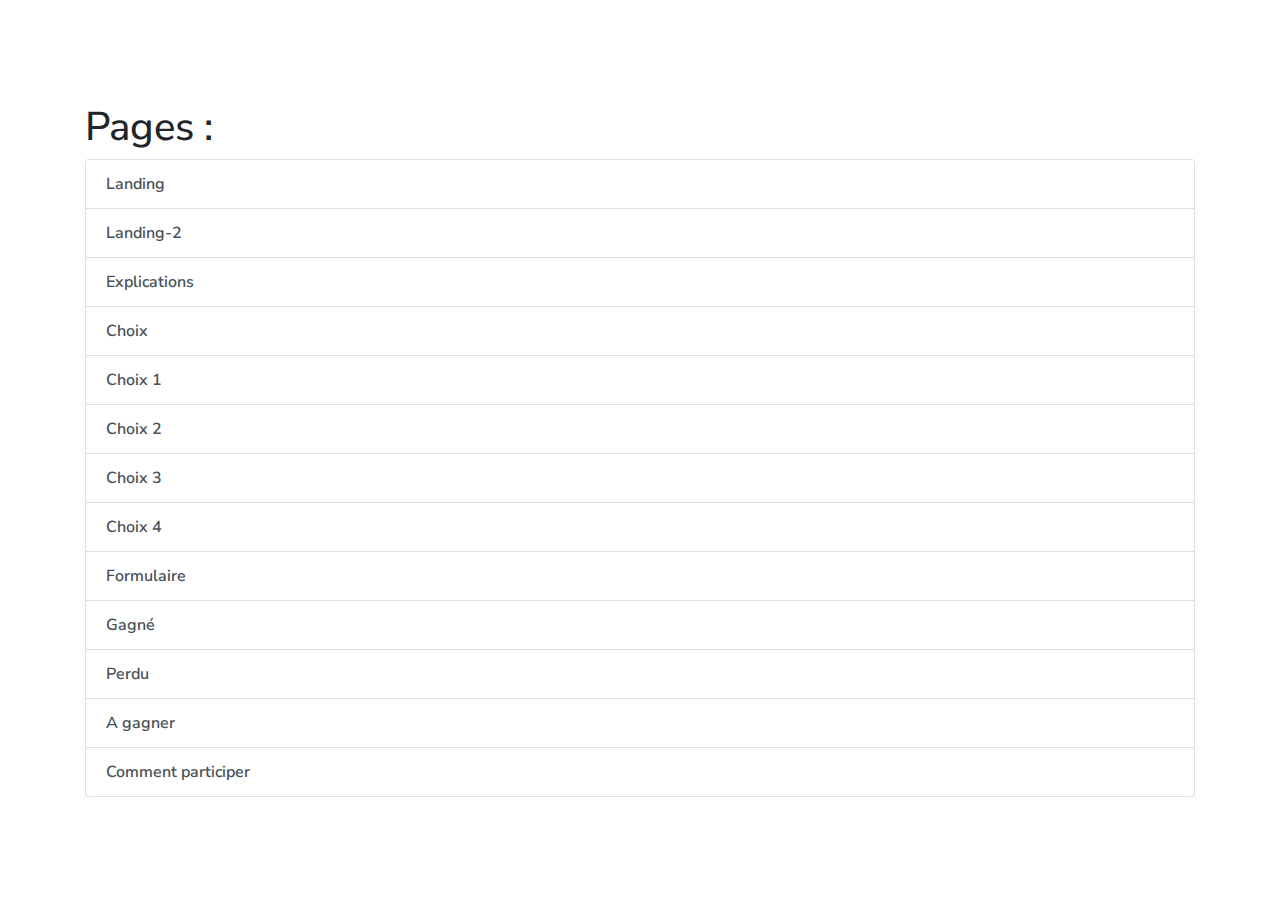
<file: index.html>
<!DOCTYPE html>
<html lang="fr">

<head>
  <meta charset="utf-8">
  <meta http-equiv="X-UA-Compatible" content="IE=edge,chrome=1">
  <meta name="viewport" content="width=device-width, initial-scale=1.0, minimum-scale=1.0, maximum-scale=1.0, user-scalable=no">
  <title>Mamie Nova</title>
  <meta name="description" content="">
  <link rel="stylesheet" href="https://stackpath.bootstrapcdn.com/bootstrap/4.4.1/css/bootstrap.min.css" integrity="sha384-Vkoo8x4CGsO3+Hhxv8T/Q5PaXtkKtu6ug5TOeNV6gBiFeWPGFN9MuhOf23Q9Ifjh" crossorigin="anonymous">
  <link href="https://fonts.googleapis.com/css2?family=Montserrat:wght@400;700&display=swap" rel="stylesheet">
  <link rel="stylesheet" type="text/css" href="css/style.css">
</head>

<body>
  <div class="container d-flex align-items-center justify-content-center" style="height: 100vh;">
    <div class=" w-100">
      <h1>Pages :</h1>
      <div class="list-group">
        <a class="list-group-item list-group-item-action" href="/landing.html">Landing</a>
        <a class="list-group-item list-group-item-action" href="/landing-2.html">Landing-2</a>
        <a class="list-group-item list-group-item-action" href="/explications.html">Explications</a>
        <a class="list-group-item list-group-item-action" href="/choix.html">Choix</a>
        <a class="list-group-item list-group-item-action" href="/choix-1.html">Choix 1</a>
        <a class="list-group-item list-group-item-action" href="/choix-2.html">Choix 2</a>
        <a class="list-group-item list-group-item-action" href="/choix-3.html">Choix 3</a>
        <a class="list-group-item list-group-item-action" href="/choix-4.html">Choix 4</a>
        <a class="list-group-item list-group-item-action" href="/formulaire.html">Formulaire</a>
        <a class="list-group-item list-group-item-action" href="/gagne.html">Gagné</a>
        <a class="list-group-item list-group-item-action" href="/perdu.html">Perdu</a>
        <a class="list-group-item list-group-item-action" href="/a-gagner.html">A gagner</a>
        <a class="list-group-item list-group-item-action" href="/participer.html">Comment participer</a>
      </div>
    </div>
  </div>
</body>

</html>
</file>
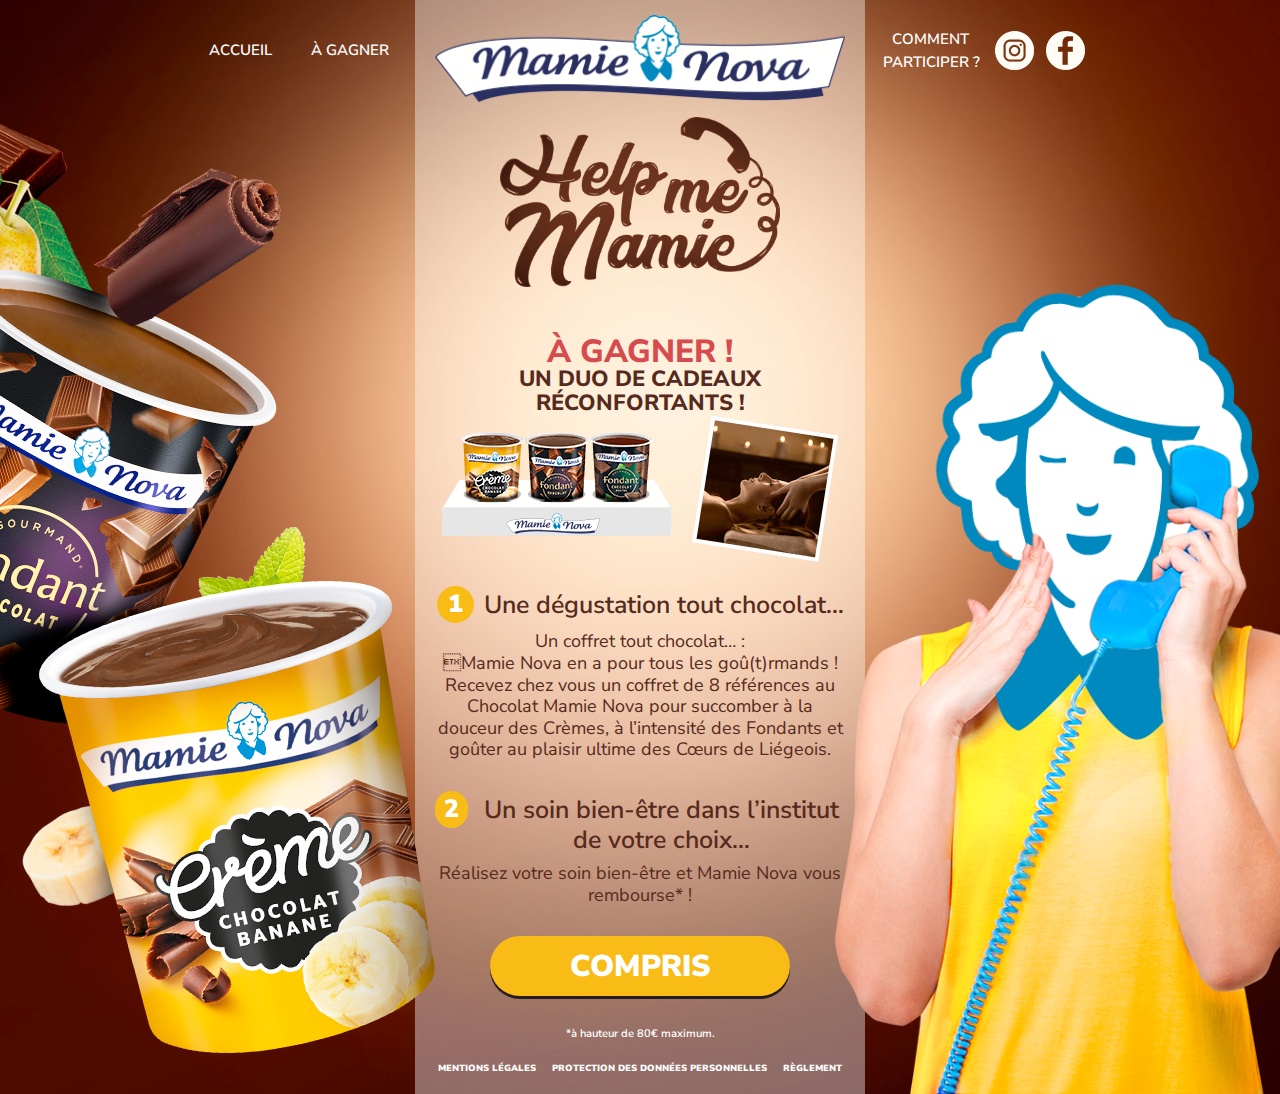
<file: a-gagner.html>
<!DOCTYPE html>
<html lang="fr">

<head>
  <meta charset="utf-8">
  <meta http-equiv="X-UA-Compatible" content="IE=edge,chrome=1">
  <meta name="viewport" content="width=device-width, initial-scale=1.0, minimum-scale=1.0, maximum-scale=1.0, user-scalable=no">
  <title>Mamie Nova</title>
  <meta name="description" content="">
  <link rel="stylesheet" href="https://stackpath.bootstrapcdn.com/bootstrap/4.4.1/css/bootstrap.min.css" integrity="sha384-Vkoo8x4CGsO3+Hhxv8T/Q5PaXtkKtu6ug5TOeNV6gBiFeWPGFN9MuhOf23Q9Ifjh" crossorigin="anonymous">
  <link href="https://fonts.googleapis.com/css2?family=Montserrat:wght@400;700&display=swap" rel="stylesheet">
  <link rel="stylesheet" type="text/css" href="css/style.css">
</head>

<body>

  <section class="layout explications">

    <!-- START NAV -->
    <nav class="navbar navbar-expand-lg navbar-dark">
      <button class="navbar-toggler" type="button" data-toggle="collapse" data-target="#navbarNav" aria-controls="navbarNav" aria-expanded="false" aria-label="Toggle navigation">
        <span class="navbar-toggler-icon"></span>
      </button>
      <div class="collapse navbar-collapse" id="navbarNav">
        <ul class="navbar-nav">
          <li class="nav-item">
            <a class="nav-link" href="landing.html">Accueil</a>
          </li>
          <li class="nav-item">
            <a class="nav-link" href="a-gagner.html">À GAGNER</a>
          </li>
          <li class="nav-item empty"></li>
          <li class="nav-item"> <a class="nav-link" href="participer.html">COMMENT<br class="d-none d-lg-block"> PARTICIPER&nbsp;?</a>
          </li>
          <li class="nav-item">
            <div class="nav-link">
              <a href="https://www.instagram.com/mamienovafrance/?hl=fr">
                <img src="/assets/icons/insta.png" alt="" class="mr-2">
              </a>
              <a href="https://www.facebook.com/mamienova/">
                <img src="/assets/icons/facebook.png" alt="">
              </a>
            </div>
          </li>
        </ul>
      </div>
    </nav>
    <!-- END NAV -->

    <!-- START Bloc central -->
    <div class="bloc-central">
      <img class="img-bg left" src="/assets/imgs/bg-marron-gauche.png" alt="">
      <img class="img-bg right" src="/assets/imgs/bg-marron-droite.png" alt="">
      <a href="landing.html">
        <img class="logo-mamienova" src="/assets/imgs/logo-mamienova.png" alt="Mamie Nova">
      </a> <img src="/assets/imgs/help-me-mamie.png" class="img-fluid help-me-mamie" alt="">
      <p class="craquer mb-0">
        À GAGNER&nbsp;!
      </p>
      <p class="un-duo-de-cadeaux">
        Un duo de cadeaux<br>
        réconfortants&nbsp;!
      </p>
      <img class="mb-4 img-fluid" src="/assets/imgs/dotations.png" alt="">
      <div class="explications__etapes">
        <div class="d-flex mb-1">
          <span class="explications__etapes__numero">1</span>
          <p>Une dégustation tout chocolat…</p>
        </div>
        <p class="small w-100">
          Un coffret tout chocolat… :<br>Mamie Nova en a pour tous les goû(t)rmands&nbsp;! Recevez chez vous un coffret de 8 références au Chocolat Mamie Nova pour succomber à la douceur des Crèmes, à l’intensité des Fondants et goûter au plaisir ultime des Cœurs de Liégeois.
        </p>
        <div class="d-flex mb-1 w-100">
          <span class="explications__etapes__numero">2</span>
          <p class="w-100">Un soin bien-être dans
            l’institut de votre choix…
          </p>
        </div>
        <p class="small">
          Réalisez votre soin bien-être et
          Mamie Nova vous rembourse*&nbsp;!
        </p>
      </div>
      <a href="choix.html" class="btn btn-primary">Compris</a>
      <p class="a-hauteur">*à hauteur de 80€ maximum.</p>
      <div class="footer">
        <a href="">Mentions Légales</a>
        <a href="" class="mx-3">Protection des données personnelles</a>
        <a href="assets/docs/2345_REGLEMENT MAMIE NOVA.pdf" download>Règlement</a>
      </div>
    </div>
    <!-- END Bloc central -->

  </section>

</body>
<script src="https://code.jquery.com/jquery-3.5.1.slim.min.js" integrity="sha384-DfXdz2htPH0lsSSs5nCTpuj/zy4C+OGpamoFVy38MVBnE+IbbVYUew+OrCXaRkfj" crossorigin="anonymous"></script>
<script src="https://cdn.jsdelivr.net/npm/popper.js@1.16.1/dist/umd/popper.min.js" integrity="sha384-9/reFTGAW83EW2RDu2S0VKaIzap3H66lZH81PoYlFhbGU+6BZp6G7niu735Sk7lN" crossorigin="anonymous"></script>
<script src="https://stackpath.bootstrapcdn.com/bootstrap/4.5.2/js/bootstrap.min.js" integrity="sha384-B4gt1jrGC7Jh4AgTPSdUtOBvfO8shuf57BaghqFfPlYxofvL8/KUEfYiJOMMV+rV" crossorigin="anonymous"></script>

</html>
</file>
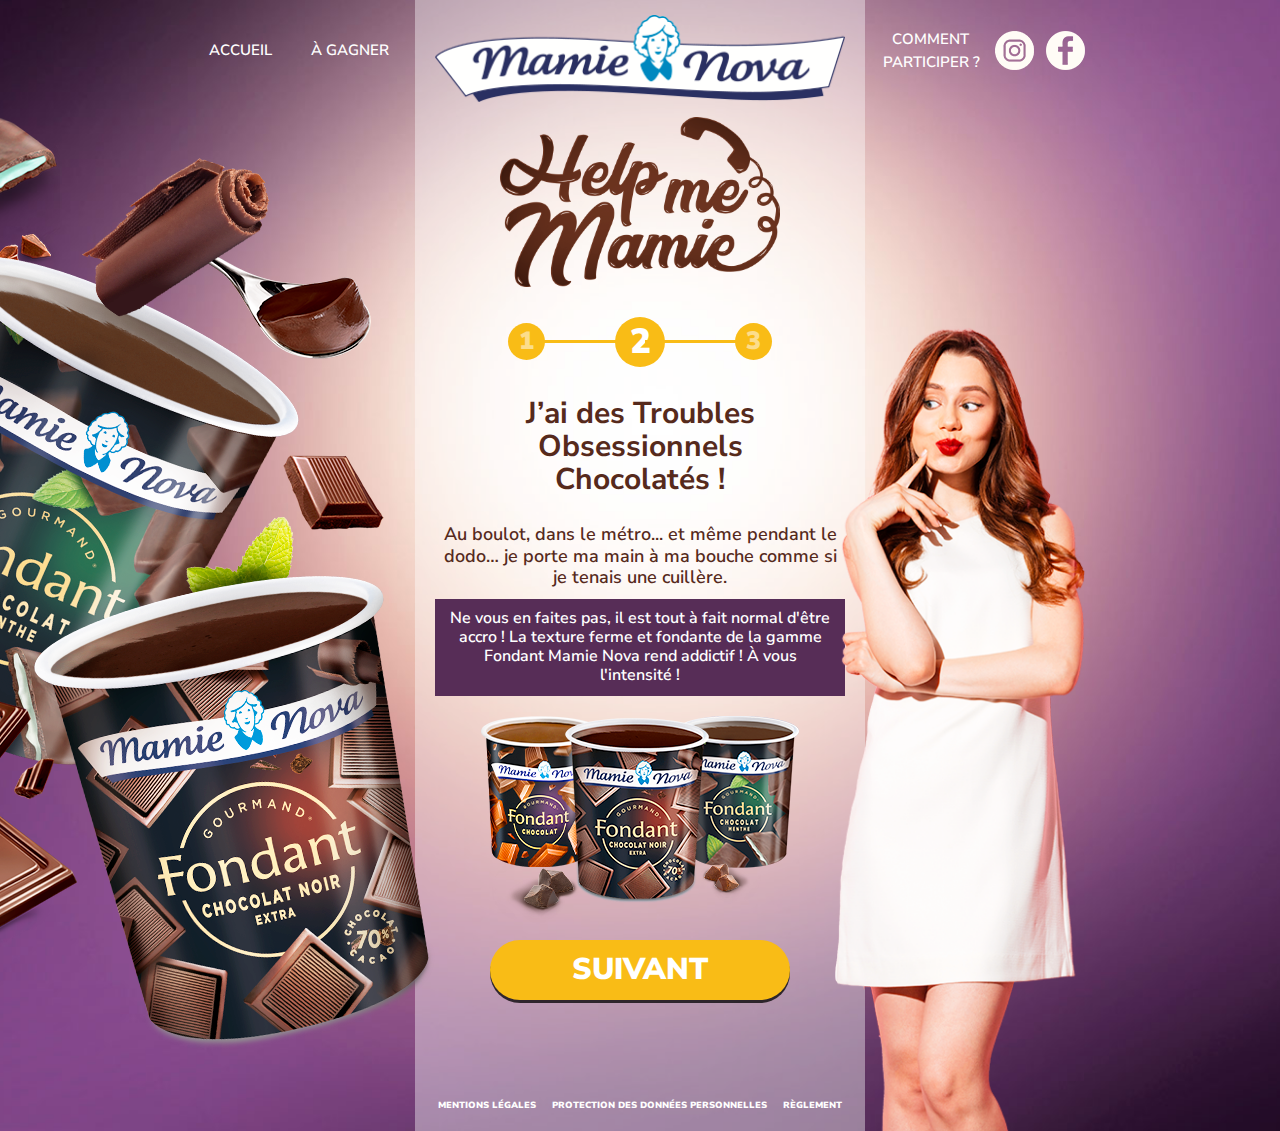
<file: choix-1.html>
<!DOCTYPE html>
<html lang="fr">

<head>
  <meta charset="utf-8">
  <meta http-equiv="X-UA-Compatible" content="IE=edge,chrome=1">
  <meta name="viewport" content="width=device-width, initial-scale=1.0, minimum-scale=1.0, maximum-scale=1.0, user-scalable=no">
  <title>Mamie Nova</title>
  <meta name="description" content="">
  <link rel="stylesheet" href="https://stackpath.bootstrapcdn.com/bootstrap/4.4.1/css/bootstrap.min.css" integrity="sha384-Vkoo8x4CGsO3+Hhxv8T/Q5PaXtkKtu6ug5TOeNV6gBiFeWPGFN9MuhOf23Q9Ifjh" crossorigin="anonymous">
  <link href="https://fonts.googleapis.com/css2?family=Montserrat:wght@400;700&display=swap" rel="stylesheet">
  <link rel="stylesheet" type="text/css" href="css/style.css">
</head>

<body>

  <section class="choix-1 layout">

    <!-- START NAV -->
    <nav class="navbar navbar-expand-lg navbar-dark">
      <button class="navbar-toggler" type="button" data-toggle="collapse" data-target="#navbarNav" aria-controls="navbarNav" aria-expanded="false" aria-label="Toggle navigation">
        <span class="navbar-toggler-icon"></span>
      </button>
      <div class="collapse navbar-collapse" id="navbarNav">
        <ul class="navbar-nav">
          <li class="nav-item">
            <a class="nav-link" href="landing.html">Accueil</a>
          </li>
          <li class="nav-item">
            <a class="nav-link" href="a-gagner.html">À GAGNER</a>
          </li>
          <li class="nav-item empty"></li>
          <li class="nav-item"> <a class="nav-link" href="participer.html">COMMENT<br class="d-none d-lg-block"> PARTICIPER&nbsp;?</a>
          </li>
          <li class="nav-item">
            <div class="nav-link">
              <a href="https://www.instagram.com/mamienovafrance/?hl=fr">
                <img src="/assets/icons/insta.png" alt="" class="mr-2">
              </a>
              <a href="https://www.facebook.com/mamienova/">
                <img src="/assets/icons/facebook.png" alt="">
              </a>
            </div>
          </li>
        </ul>
      </div>
    </nav>
    <!-- END NAV -->

    <!-- START Bloc central -->
    <div class="bloc-central">
      <img class="img-bg left" src="/assets/imgs/bg-violet-gauche.png" alt="">
      <img class="img-bg right" src="/assets/imgs/bg-violet-droite.png" alt="">
      <a href="landing.html">
        <img class="logo-mamienova" src="/assets/imgs/logo-mamienova.png" alt="Mamie Nova">
      </a> <img src="/assets/imgs/help-me-mamie.png" class="img-fluid help-me-mamie" alt="">
      <div class="etapes">
        <span class="numero">
          <span>
            1
          </span>
        </span>
        <span class="numero active">
          <span>
            2
          </span>
        </span>
        <span class="numero">
          <span>
            3
          </span>
        </span>
      </div>
      <h1>J’ai des Troubles<br>Obsessionnels<br>Chocolatés&nbsp;!</h1>
      <p class="explications">
        Au boulot, dans le métro... et même pendant le dodo… je porte ma main à ma bouche comme si je tenais une cuillère.
      </p>
      <p class="normal">Ne vous en faites pas, il est tout à fait normal d'être accro&nbsp;! La texture ferme et fondante de la gamme Fondant Mamie Nova rend addictif&nbsp;!
        À vous l'intensité&nbsp;!</p>
      <img src="/assets/imgs/pot-choco.png" alt="">
      <a href="/formulaire.html" class="btn btn-primary mt-3">Suivant</a>
      <div class="footer">
        <a href="">Mentions Légales</a>
        <a href="" class="mx-3">Protection des données personnelles</a>
        <a href="assets/docs/2345_REGLEMENT MAMIE NOVA.pdf" download>Règlement</a>
      </div>
    </div>
    <!-- END Bloc central -->

  </section>

</body>
<script src="https://code.jquery.com/jquery-3.5.1.slim.min.js" integrity="sha384-DfXdz2htPH0lsSSs5nCTpuj/zy4C+OGpamoFVy38MVBnE+IbbVYUew+OrCXaRkfj" crossorigin="anonymous"></script>
<script src="https://cdn.jsdelivr.net/npm/popper.js@1.16.1/dist/umd/popper.min.js" integrity="sha384-9/reFTGAW83EW2RDu2S0VKaIzap3H66lZH81PoYlFhbGU+6BZp6G7niu735Sk7lN" crossorigin="anonymous"></script>
<script src="https://stackpath.bootstrapcdn.com/bootstrap/4.5.2/js/bootstrap.min.js" integrity="sha384-B4gt1jrGC7Jh4AgTPSdUtOBvfO8shuf57BaghqFfPlYxofvL8/KUEfYiJOMMV+rV" crossorigin="anonymous"></script>

</html>
</file>
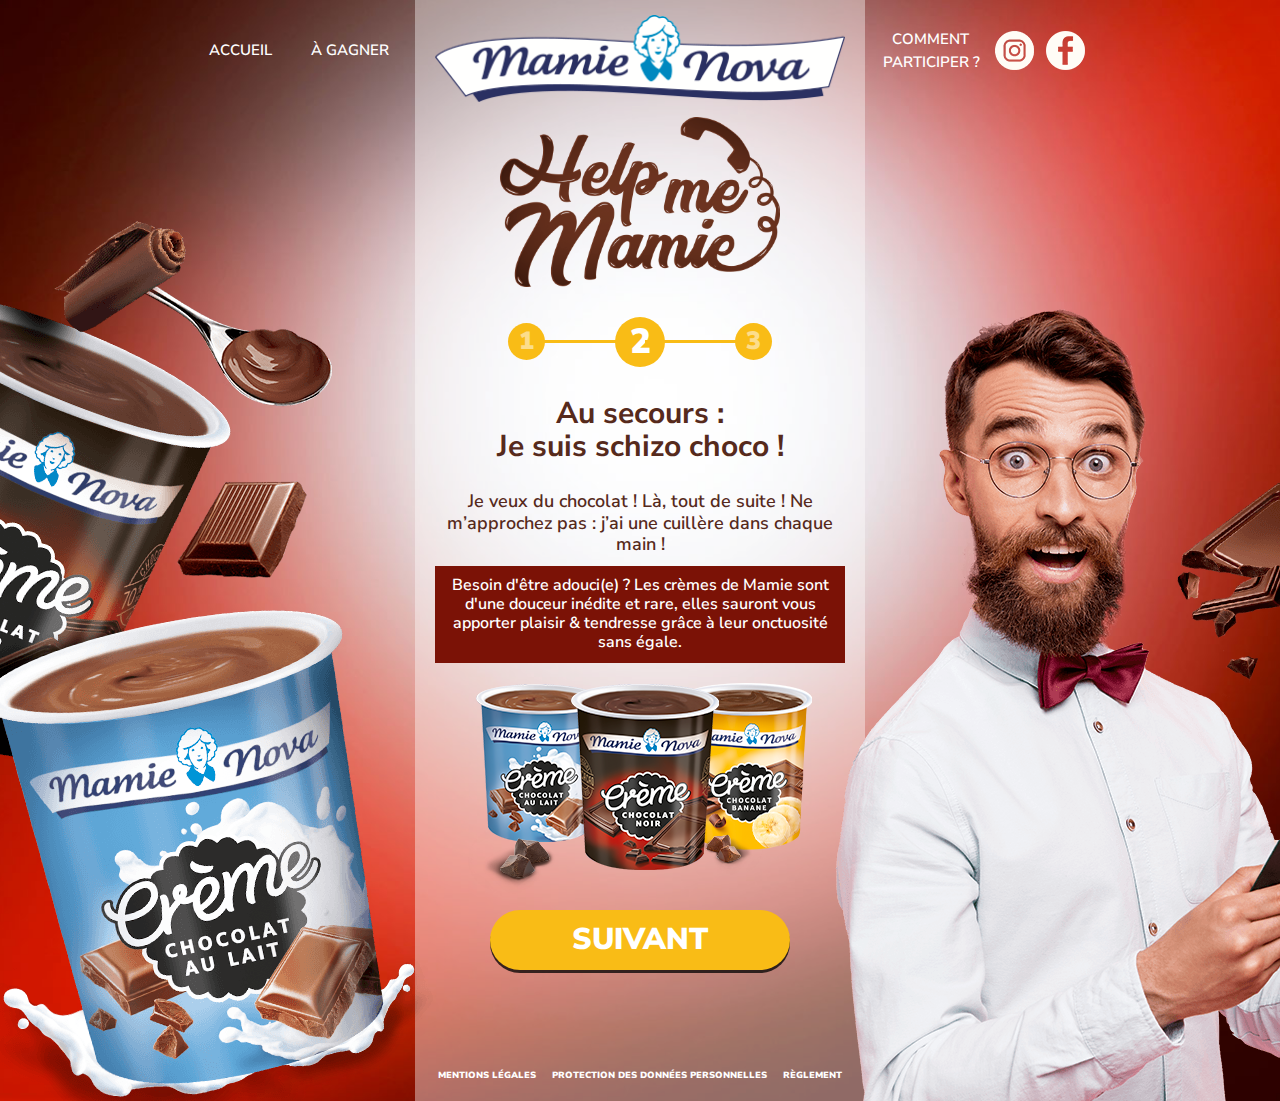
<file: choix-2.html>
<!DOCTYPE html>
<html lang="fr">

<head>
  <meta charset="utf-8">
  <meta http-equiv="X-UA-Compatible" content="IE=edge,chrome=1">
  <meta name="viewport" content="width=device-width, initial-scale=1.0, minimum-scale=1.0, maximum-scale=1.0, user-scalable=no">
  <title>Mamie Nova</title>
  <meta name="description" content="">
  <link rel="stylesheet" href="https://stackpath.bootstrapcdn.com/bootstrap/4.4.1/css/bootstrap.min.css" integrity="sha384-Vkoo8x4CGsO3+Hhxv8T/Q5PaXtkKtu6ug5TOeNV6gBiFeWPGFN9MuhOf23Q9Ifjh" crossorigin="anonymous">
  <link href="https://fonts.googleapis.com/css2?family=Montserrat:wght@400;700&display=swap" rel="stylesheet">
  <link rel="stylesheet" type="text/css" href="css/style.css">
</head>

<body>

  <section class="choix-1 choix-2 layout">

    <!-- START NAV -->
    <nav class="navbar navbar-expand-lg navbar-dark">
      <button class="navbar-toggler" type="button" data-toggle="collapse" data-target="#navbarNav" aria-controls="navbarNav" aria-expanded="false" aria-label="Toggle navigation">
        <span class="navbar-toggler-icon"></span>
      </button>
      <div class="collapse navbar-collapse" id="navbarNav">
        <ul class="navbar-nav">
          <li class="nav-item">
            <a class="nav-link" href="landing.html">Accueil</a>
          </li>
          <li class="nav-item">
            <a class="nav-link" href="a-gagner.html">À GAGNER</a>
          </li>
          <li class="nav-item empty"></li>
          <li class="nav-item"> <a class="nav-link" href="participer.html">COMMENT<br class="d-none d-lg-block"> PARTICIPER&nbsp;?</a>
          </li>
          <li class="nav-item">
            <div class="nav-link">
              <a href="https://www.instagram.com/mamienovafrance/?hl=fr">
                <img src="/assets/icons/insta.png" alt="" class="mr-2">
              </a>
              <a href="https://www.facebook.com/mamienova/">
                <img src="/assets/icons/facebook.png" alt="">
              </a>
            </div>
          </li>
        </ul>
      </div>
    </nav>
    <!-- END NAV -->

    <!-- START Bloc central -->
    <div class="bloc-central">
      <img class="img-bg left" src="/assets/imgs/bg-choix-2-gauche.png" alt="">
      <img class="img-bg right" src="/assets/imgs/bg-choix-2-droite.png" alt="">
      <a href="landing.html">
        <img class="logo-mamienova" src="/assets/imgs/logo-mamienova.png" alt="Mamie Nova">
      </a> <img src="/assets/imgs/help-me-mamie.png" class="img-fluid help-me-mamie" alt="">
      <div class="etapes">
        <span class="numero">
          <span>
            1
          </span>
        </span>
        <span class="numero active">
          <span>
            2
          </span>
        </span>
        <span class="numero">
          <span>
            3
          </span>
        </span>
      </div>
      <h1>Au secours :<br>
        Je suis schizo choco&nbsp;!
      </h1>
      <p class="explications">
        Je veux du chocolat&nbsp;!
        Là, tout de suite&nbsp;!

        Ne m’approchez pas : j’ai une cuillère
        dans chaque main&nbsp;!
      </p>
      <p class="normal">Besoin d'être adouci(e)&nbsp;?
        Les crèmes de Mamie sont d'une douceur inédite et rare, elles sauront vous apporter plaisir & tendresse grâce à leur onctuosité sans égale.</p>
      <img src="/assets/imgs/choix-2-pots.png" alt="">
      <a href="/formulaire.html" class="btn btn-primary mt-3">Suivant</a>
      <div class="footer">
        <a href="">Mentions Légales</a>
        <a href="" class="mx-3">Protection des données personnelles</a>
        <a href="assets/docs/2345_REGLEMENT MAMIE NOVA.pdf" download>Règlement</a>
      </div>
    </div>
    <!-- END Bloc central -->

  </section>

</body>
<script src="https://code.jquery.com/jquery-3.5.1.slim.min.js" integrity="sha384-DfXdz2htPH0lsSSs5nCTpuj/zy4C+OGpamoFVy38MVBnE+IbbVYUew+OrCXaRkfj" crossorigin="anonymous"></script>
<script src="https://cdn.jsdelivr.net/npm/popper.js@1.16.1/dist/umd/popper.min.js" integrity="sha384-9/reFTGAW83EW2RDu2S0VKaIzap3H66lZH81PoYlFhbGU+6BZp6G7niu735Sk7lN" crossorigin="anonymous"></script>
<script src="https://stackpath.bootstrapcdn.com/bootstrap/4.5.2/js/bootstrap.min.js" integrity="sha384-B4gt1jrGC7Jh4AgTPSdUtOBvfO8shuf57BaghqFfPlYxofvL8/KUEfYiJOMMV+rV" crossorigin="anonymous"></script>

</html>
</file>
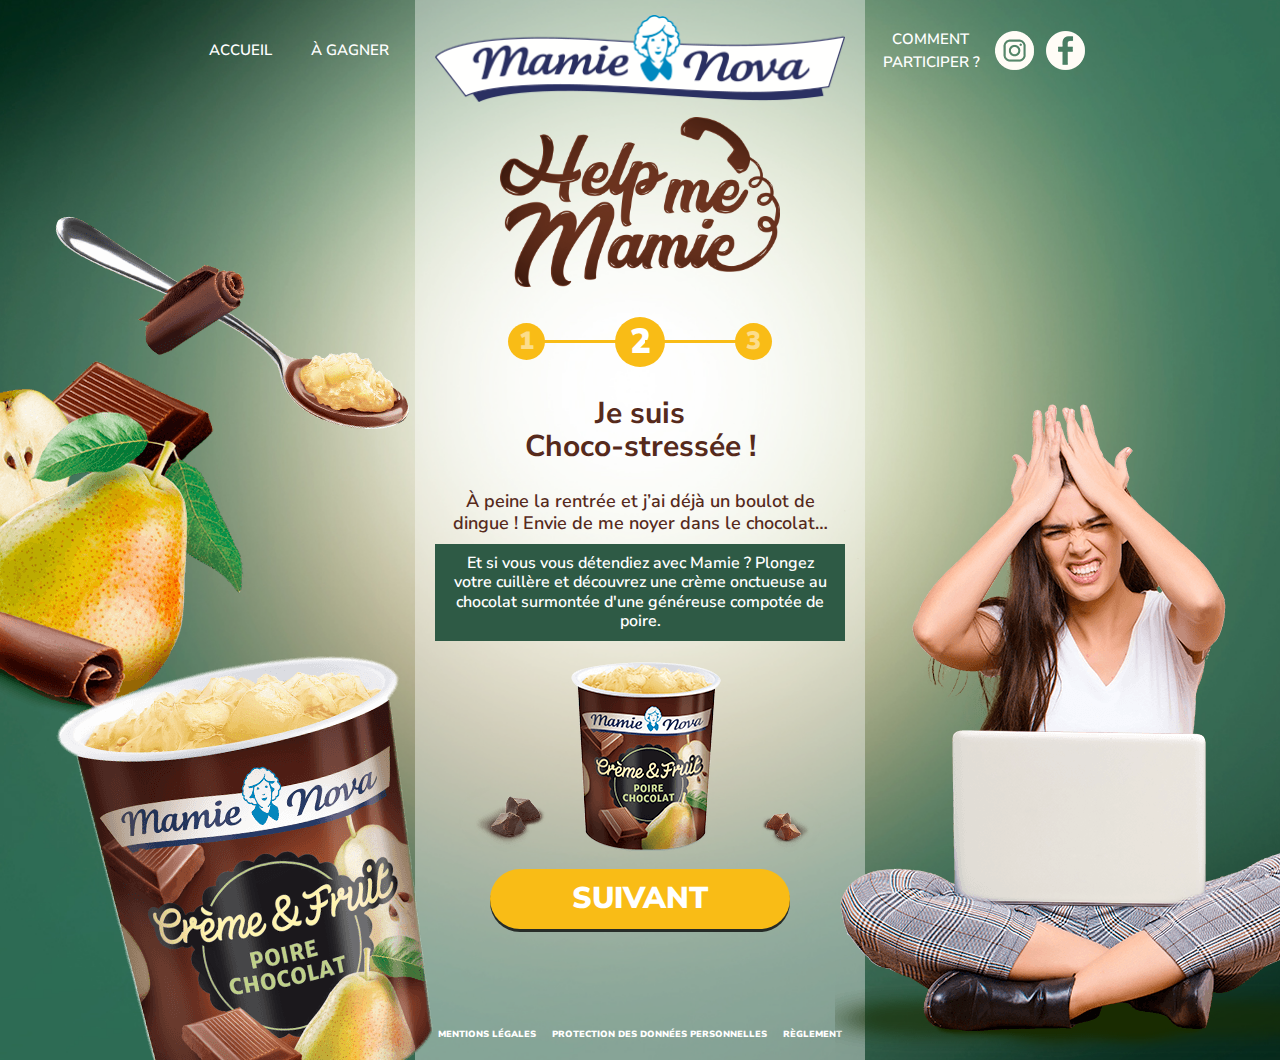
<file: choix-3.html>
<!DOCTYPE html>
<html lang="fr">

<head>
  <meta charset="utf-8">
  <meta http-equiv="X-UA-Compatible" content="IE=edge,chrome=1">
  <meta name="viewport" content="width=device-width, initial-scale=1.0, minimum-scale=1.0, maximum-scale=1.0, user-scalable=no">
  <title>Mamie Nova</title>
  <meta name="description" content="">
  <link rel="stylesheet" href="https://stackpath.bootstrapcdn.com/bootstrap/4.4.1/css/bootstrap.min.css" integrity="sha384-Vkoo8x4CGsO3+Hhxv8T/Q5PaXtkKtu6ug5TOeNV6gBiFeWPGFN9MuhOf23Q9Ifjh" crossorigin="anonymous">
  <link href="https://fonts.googleapis.com/css2?family=Montserrat:wght@400;700&display=swap" rel="stylesheet">
  <link rel="stylesheet" type="text/css" href="css/style.css">
</head>

<body>

  <section class="choix-1 choix-3 layout">

    <!-- START NAV -->
    <nav class="navbar navbar-expand-lg navbar-dark">
      <button class="navbar-toggler" type="button" data-toggle="collapse" data-target="#navbarNav" aria-controls="navbarNav" aria-expanded="false" aria-label="Toggle navigation">
        <span class="navbar-toggler-icon"></span>
      </button>
      <div class="collapse navbar-collapse" id="navbarNav">
        <ul class="navbar-nav">
          <li class="nav-item">
            <a class="nav-link" href="landing.html">Accueil</a>
          </li>
          <li class="nav-item">
            <a class="nav-link" href="a-gagner.html">À GAGNER</a>
          </li>
          <li class="nav-item empty"></li>
          <li class="nav-item"> <a class="nav-link" href="participer.html">COMMENT<br class="d-none d-lg-block"> PARTICIPER&nbsp;?</a>
          </li>
          <li class="nav-item">
            <div class="nav-link">
              <a href="https://www.instagram.com/mamienovafrance/?hl=fr">
                <img src="/assets/icons/insta.png" alt="" class="mr-2">
              </a>
              <a href="https://www.facebook.com/mamienova/">
                <img src="/assets/icons/facebook.png" alt="">
              </a>
            </div>
          </li>
        </ul>
      </div>
    </nav>
    <!-- END NAV -->

    <!-- START Bloc central -->
    <div class="bloc-central">
      <img class="img-bg left" src="/assets/imgs/bg-choix-3-gauche.png" alt="">
      <img class="img-bg right" src="/assets/imgs/bg-choix-3-droite.png" alt="">
      <a href="landing.html">
        <img class="logo-mamienova" src="/assets/imgs/logo-mamienova.png" alt="Mamie Nova">
      </a> <img src="/assets/imgs/help-me-mamie.png" class="img-fluid help-me-mamie" alt="">
      <div class="etapes">
        <span class="numero">
          <span>
            1
          </span>
        </span>
        <span class="numero active">
          <span>
            2
          </span>
        </span>
        <span class="numero">
          <span>
            3
          </span>
        </span>
      </div>
      <h1>Je suis<br>
        Choco-stressée&nbsp;!
      </h1>
      <p class="explications">
        À peine la rentrée et j’ai déjà
        un boulot de dingue&nbsp;!

        Envie de me noyer dans le chocolat…</p>
      <p class="normal">Et si vous vous détendiez avec Mamie&nbsp;?
        Plongez votre cuillère et découvrez une crème onctueuse au chocolat surmontée d'une généreuse compotée de poire.</p>
      <img src="/assets/imgs/choix-3-pots.png" alt="">
      <a href="/formulaire.html" class="btn btn-primary mt-3">Suivant</a>
      <div class="footer">
        <a href="">Mentions Légales</a>
        <a href="" class="mx-3">Protection des données personnelles</a>
        <a href="assets/docs/2345_REGLEMENT MAMIE NOVA.pdf" download>Règlement</a>
      </div>
    </div>
    <!-- END Bloc central -->

  </section>

</body>
<script src="https://code.jquery.com/jquery-3.5.1.slim.min.js" integrity="sha384-DfXdz2htPH0lsSSs5nCTpuj/zy4C+OGpamoFVy38MVBnE+IbbVYUew+OrCXaRkfj" crossorigin="anonymous"></script>
<script src="https://cdn.jsdelivr.net/npm/popper.js@1.16.1/dist/umd/popper.min.js" integrity="sha384-9/reFTGAW83EW2RDu2S0VKaIzap3H66lZH81PoYlFhbGU+6BZp6G7niu735Sk7lN" crossorigin="anonymous"></script>
<script src="https://stackpath.bootstrapcdn.com/bootstrap/4.5.2/js/bootstrap.min.js" integrity="sha384-B4gt1jrGC7Jh4AgTPSdUtOBvfO8shuf57BaghqFfPlYxofvL8/KUEfYiJOMMV+rV" crossorigin="anonymous"></script>

</html>
</file>
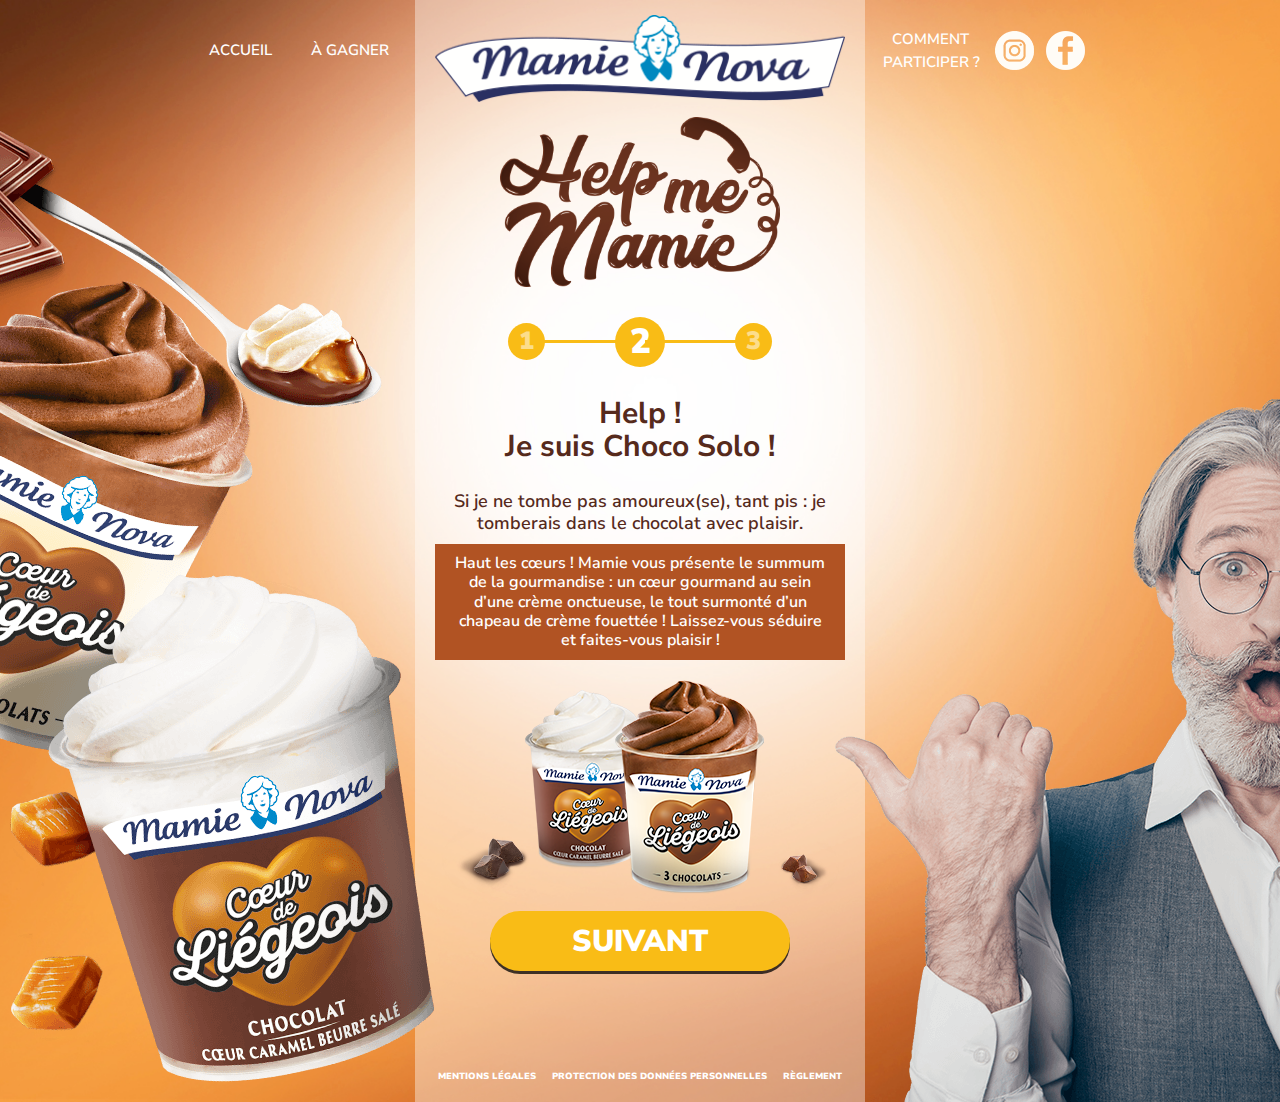
<file: choix-4.html>
<!DOCTYPE html>
<html lang="fr">

<head>
  <meta charset="utf-8">
  <meta http-equiv="X-UA-Compatible" content="IE=edge,chrome=1">
  <meta name="viewport" content="width=device-width, initial-scale=1.0, minimum-scale=1.0, maximum-scale=1.0, user-scalable=no">
  <title>Mamie Nova</title>
  <meta name="description" content="">
  <link rel="stylesheet" href="https://stackpath.bootstrapcdn.com/bootstrap/4.4.1/css/bootstrap.min.css" integrity="sha384-Vkoo8x4CGsO3+Hhxv8T/Q5PaXtkKtu6ug5TOeNV6gBiFeWPGFN9MuhOf23Q9Ifjh" crossorigin="anonymous">
  <link href="https://fonts.googleapis.com/css2?family=Montserrat:wght@400;700&display=swap" rel="stylesheet">
  <link rel="stylesheet" type="text/css" href="css/style.css">
</head>

<body>

  <section class="choix-1 choix-4 layout">

    <!-- START NAV -->
    <nav class="navbar navbar-expand-lg navbar-dark">
      <button class="navbar-toggler" type="button" data-toggle="collapse" data-target="#navbarNav" aria-controls="navbarNav" aria-expanded="false" aria-label="Toggle navigation">
        <span class="navbar-toggler-icon"></span>
      </button>
      <div class="collapse navbar-collapse" id="navbarNav">
        <ul class="navbar-nav">
          <li class="nav-item">
            <a class="nav-link" href="landing.html">Accueil</a>
          </li>
          <li class="nav-item">
            <a class="nav-link" href="a-gagner.html">À GAGNER</a>
          </li>
          <li class="nav-item empty"></li>
          <li class="nav-item"> <a class="nav-link" href="participer.html">COMMENT<br class="d-none d-lg-block"> PARTICIPER&nbsp;?</a>
          </li>
          <li class="nav-item">
            <div class="nav-link">
              <a href="https://www.instagram.com/mamienovafrance/?hl=fr">
                <img src="/assets/icons/insta.png" alt="" class="mr-2">
              </a>
              <a href="https://www.facebook.com/mamienova/">
                <img src="/assets/icons/facebook.png" alt="">
              </a>
            </div>
          </li>
        </ul>
      </div>
    </nav>
    <!-- END NAV -->

    <!-- START Bloc central -->
    <div class="bloc-central">
      <img class="img-bg left" src="/assets/imgs/bg-choix-4-gauche.png" alt="">
      <img class="img-bg right" src="/assets/imgs/bg-choix-4-droite.png" alt="">
      <a href="landing.html">
        <img class="logo-mamienova" src="/assets/imgs/logo-mamienova.png" alt="Mamie Nova">
      </a> <img src="/assets/imgs/help-me-mamie.png" class="img-fluid help-me-mamie" alt="">
      <div class="etapes">
        <span class="numero">
          <span>
            1
          </span>
        </span>
        <span class="numero active">
          <span>
            2
          </span>
        </span>
        <span class="numero">
          <span>
            3
          </span>
        </span>
      </div>
      <h1>Help&nbsp;!
        <br>
        Je suis Choco Solo&nbsp;!
      </h1>
      <p class="explications">
        Si je ne tombe pas amoureux(se),
        tant pis : je tomberais dans le chocolat
        avec plaisir.
      </p>
      <p class="normal">Haut les cœurs ! Mamie vous présente le summum de la gourmandise : un cœur gourmand au sein d’une crème onctueuse, le tout surmonté d’un chapeau de crème fouettée ! Laissez-vous séduire et faites-vous plaisir !</p>
      <img src="/assets/imgs/choix-4-pots.png" alt="">
      <a href="/formulaire.html" class="btn btn-primary mt-3">Suivant</a>
      <div class="footer">
        <a href="">Mentions Légales</a>
        <a href="" class="mx-3">Protection des données personnelles</a>
        <a href="assets/docs/2345_REGLEMENT MAMIE NOVA.pdf" download>Règlement</a>
      </div>
    </div>
    <!-- END Bloc central -->

  </section>

</body>
<script src="https://code.jquery.com/jquery-3.5.1.slim.min.js" integrity="sha384-DfXdz2htPH0lsSSs5nCTpuj/zy4C+OGpamoFVy38MVBnE+IbbVYUew+OrCXaRkfj" crossorigin="anonymous"></script>
<script src="https://cdn.jsdelivr.net/npm/popper.js@1.16.1/dist/umd/popper.min.js" integrity="sha384-9/reFTGAW83EW2RDu2S0VKaIzap3H66lZH81PoYlFhbGU+6BZp6G7niu735Sk7lN" crossorigin="anonymous"></script>
<script src="https://stackpath.bootstrapcdn.com/bootstrap/4.5.2/js/bootstrap.min.js" integrity="sha384-B4gt1jrGC7Jh4AgTPSdUtOBvfO8shuf57BaghqFfPlYxofvL8/KUEfYiJOMMV+rV" crossorigin="anonymous"></script>

</html>
</file>
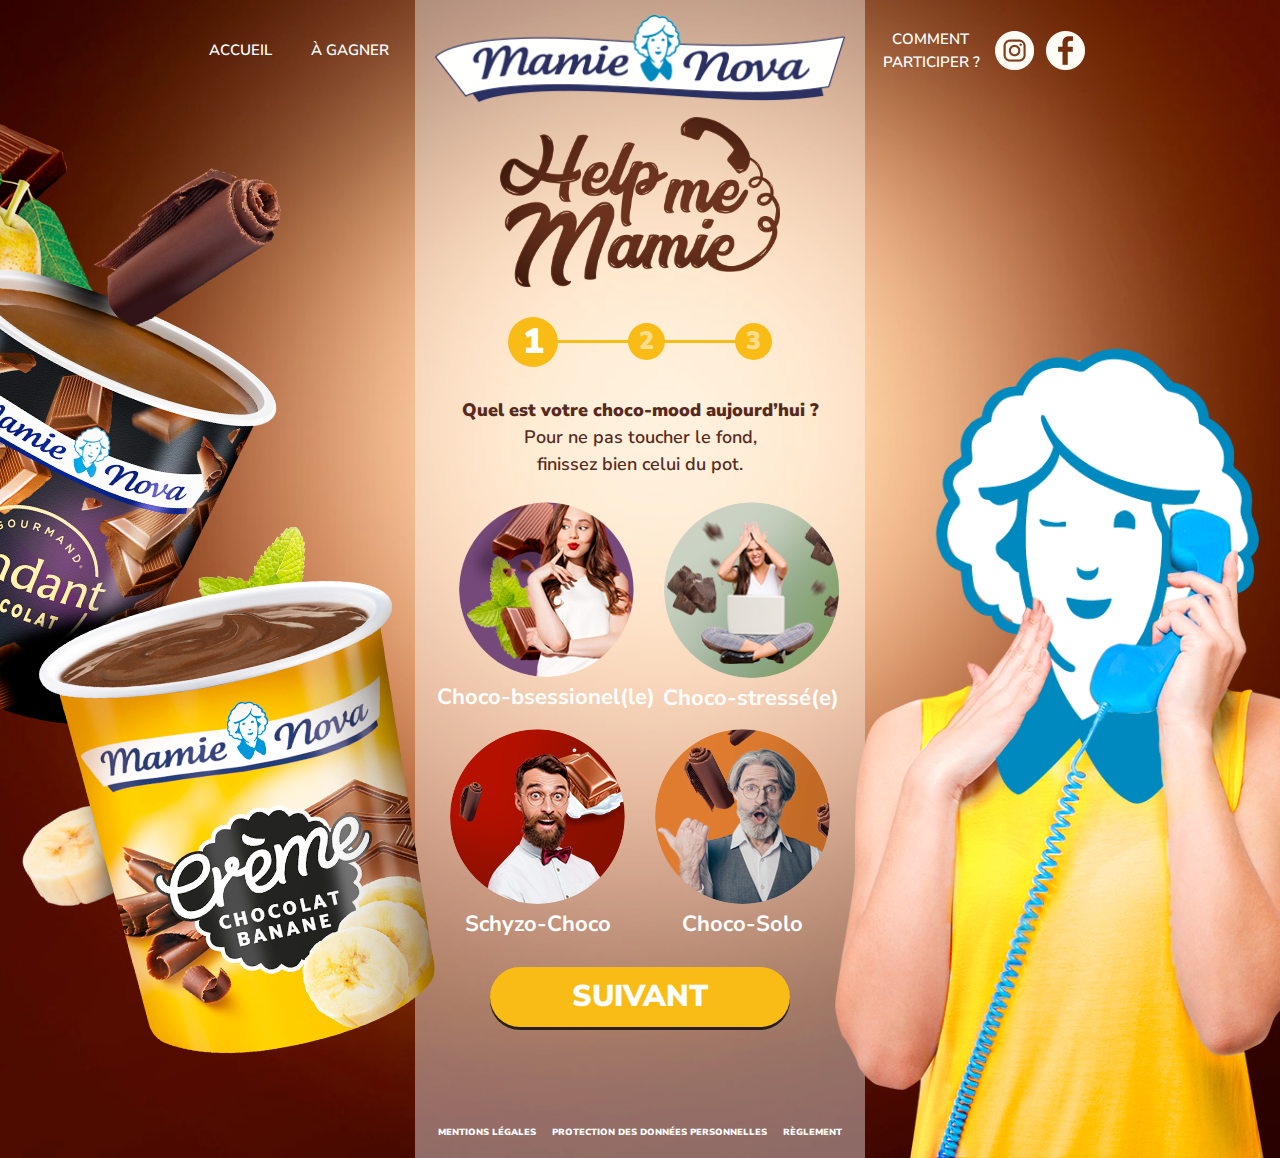
<file: choix.html>
<!DOCTYPE html>
<html lang="fr">

<head>
  <meta charset="utf-8">
  <meta http-equiv="X-UA-Compatible" content="IE=edge,chrome=1">
  <meta name="viewport" content="width=device-width, initial-scale=1.0, minimum-scale=1.0, maximum-scale=1.0, user-scalable=no">
  <title>Mamie Nova</title>
  <meta name="description" content="">
  <link rel="stylesheet" href="https://stackpath.bootstrapcdn.com/bootstrap/4.4.1/css/bootstrap.min.css" integrity="sha384-Vkoo8x4CGsO3+Hhxv8T/Q5PaXtkKtu6ug5TOeNV6gBiFeWPGFN9MuhOf23Q9Ifjh" crossorigin="anonymous">
  <link href="https://fonts.googleapis.com/css2?family=Montserrat:wght@400;700&display=swap" rel="stylesheet">
  <link rel="stylesheet" type="text/css" href="css/style.css">
</head>

<body>

  <section class="layout choix">

    <!-- START NAV -->
    <nav class="navbar navbar-expand-lg navbar-dark">
      <button class="navbar-toggler" type="button" data-toggle="collapse" data-target="#navbarNav" aria-controls="navbarNav" aria-expanded="false" aria-label="Toggle navigation">
        <span class="navbar-toggler-icon"></span>
      </button>
      <div class="collapse navbar-collapse" id="navbarNav">
        <ul class="navbar-nav">
          <li class="nav-item">
            <a class="nav-link" href="landing.html">Accueil</a>
          </li>
          <li class="nav-item">
            <a class="nav-link" href="a-gagner.html">À GAGNER</a>
          </li>
          <li class="nav-item empty"></li>
          <li class="nav-item"> <a class="nav-link" href="participer.html">COMMENT<br class="d-none d-lg-block"> PARTICIPER&nbsp;?</a>
          </li>
          <li class="nav-item">
            <div class="nav-link">
              <a href="https://www.instagram.com/mamienovafrance/?hl=fr">
                <img src="/assets/icons/insta.png" alt="" class="mr-2">
              </a>
              <a href="https://www.facebook.com/mamienova/">
                <img src="/assets/icons/facebook.png" alt="">
              </a>
            </div>
          </li>
        </ul>
      </div>
    </nav>
    <!-- END NAV -->

    <!-- START Bloc central -->
    <div class="bloc-central">
      <img class="img-bg left" src="/assets/imgs/bg-marron-gauche.png" alt="">
      <img class="img-bg right" src="/assets/imgs/bg-marron-droite.png" alt="">
      <a href="landing.html">
        <img class="logo-mamienova" src="/assets/imgs/logo-mamienova.png" alt="Mamie Nova">
      </a> <img src="/assets/imgs/help-me-mamie.png" class="img-fluid help-me-mamie" alt="">
      <div class="etapes">
        <span class="numero active">
          <span>
            1
          </span>
        </span>
        <span class="numero">
          <span>
            2
          </span>
        </span>
        <span class="numero">
          <span>
            3
          </span>
        </span>
      </div>
      <p class="choco-mood"><b>Quel est votre choco-mood aujourd’hui&nbsp;?
        </b><br>
        Pour ne pas toucher le fond,<br>finissez bien celui du pot.</p>
      <form id="choco-moods" class="w-100">
        <div class="d-flex flex-wrap justify-content-around">
          <label class="pastille">
            <input type="radio" name="choco-mood" value="choix-1">
            <img src="/assets/imgs/choco-bsessionel.png" alt="">
            Choco-bsessionel(le)
          </label>
          <label class="pastille">
            <input type="radio" name="choco-mood" value="choix-3">
            <img src="/assets/imgs/choco-stresse.png" alt="">
            Choco-stressé(e)
          </label>
          <label class="pastille">
            <input type="radio" name="choco-mood" value="choix-2">
            <img src="/assets/imgs/schyzo-choco.png" alt="">
            Schyzo-Choco
          </label>
          <label class="pastille">
            <input type="radio" name="choco-mood" value="choix-4">
            <img src="/assets/imgs/choco-solo.png" alt="">
            Choco-Solo
          </label>
        </div>
        <button type="submit" href="/choix-1.html" class="btn btn-primary mt-3 mx-auto">Suivant</button>
      </form>
      <div class="footer">
        <a href="">Mentions Légales</a>
        <a href="" class="mx-3">Protection des données personnelles</a>
        <a href="assets/docs/2345_REGLEMENT MAMIE NOVA.pdf" download>Règlement</a>
      </div>
    </div>
    <!-- END Bloc central -->

    <div class="img-bg"></div>

  </section>

</body>
<script src="https://code.jquery.com/jquery-3.5.1.slim.min.js" integrity="sha384-DfXdz2htPH0lsSSs5nCTpuj/zy4C+OGpamoFVy38MVBnE+IbbVYUew+OrCXaRkfj" crossorigin="anonymous"></script>
<script src="https://cdn.jsdelivr.net/npm/popper.js@1.16.1/dist/umd/popper.min.js" integrity="sha384-9/reFTGAW83EW2RDu2S0VKaIzap3H66lZH81PoYlFhbGU+6BZp6G7niu735Sk7lN" crossorigin="anonymous"></script>
<script src="https://stackpath.bootstrapcdn.com/bootstrap/4.5.2/js/bootstrap.min.js" integrity="sha384-B4gt1jrGC7Jh4AgTPSdUtOBvfO8shuf57BaghqFfPlYxofvL8/KUEfYiJOMMV+rV" crossorigin="anonymous"></script>
<script src="js.js"></script>

</html>
</file>
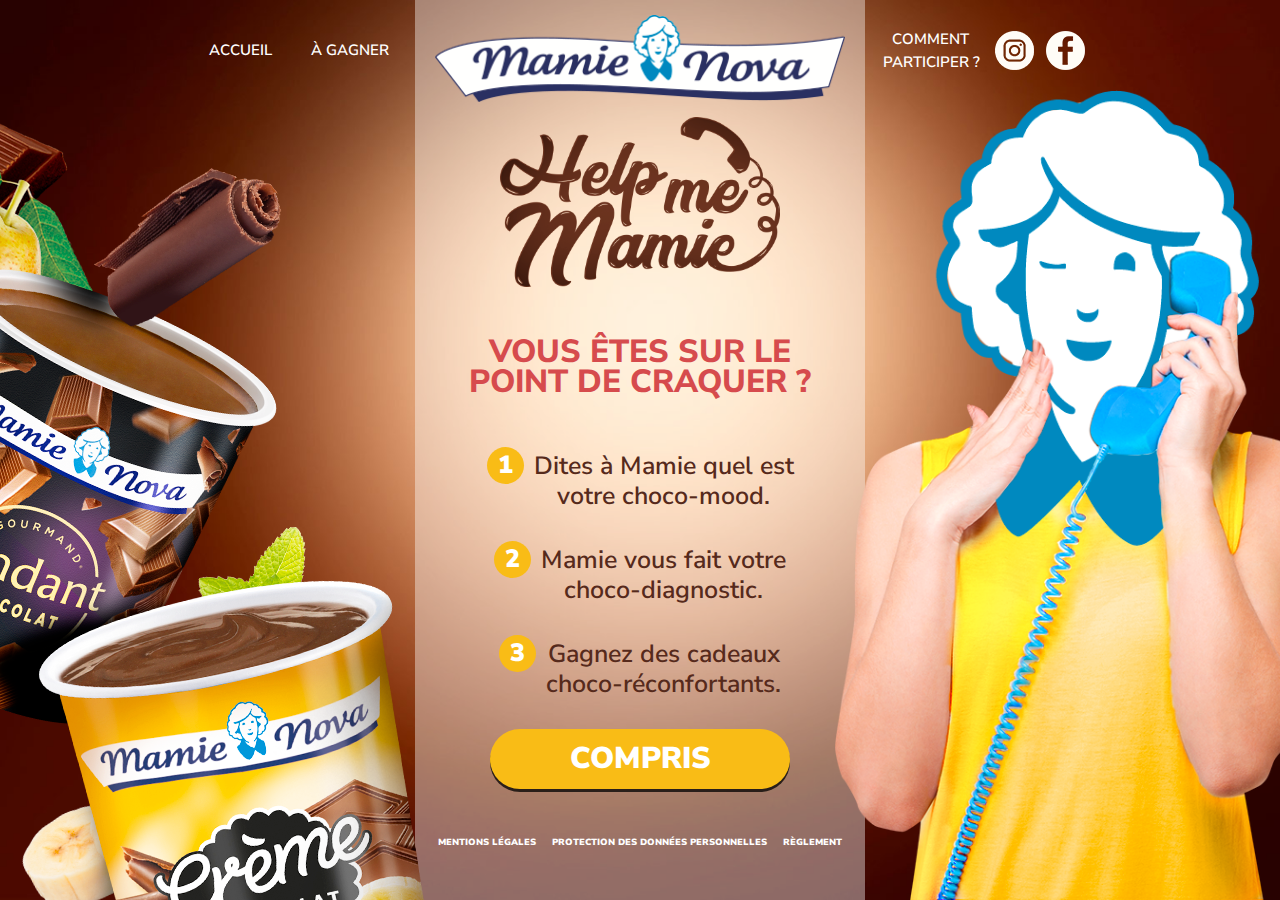
<file: explications.html>
<!DOCTYPE html>
<html lang="fr">

<head>
  <meta charset="utf-8">
  <meta http-equiv="X-UA-Compatible" content="IE=edge,chrome=1">
  <meta name="viewport" content="width=device-width, initial-scale=1.0, minimum-scale=1.0, maximum-scale=1.0, user-scalable=no">
  <title>Mamie Nova</title>
  <meta name="description" content="">
  <link rel="stylesheet" href="https://stackpath.bootstrapcdn.com/bootstrap/4.4.1/css/bootstrap.min.css" integrity="sha384-Vkoo8x4CGsO3+Hhxv8T/Q5PaXtkKtu6ug5TOeNV6gBiFeWPGFN9MuhOf23Q9Ifjh" crossorigin="anonymous">
  <link href="https://fonts.googleapis.com/css2?family=Montserrat:wght@400;700&display=swap" rel="stylesheet">
  <link rel="stylesheet" type="text/css" href="css/style.css">
</head>

<body>

  <section class="layout explications">

    <!-- START NAV -->
    <nav class="navbar navbar-expand-lg navbar-dark">
      <button class="navbar-toggler" type="button" data-toggle="collapse" data-target="#navbarNav" aria-controls="navbarNav" aria-expanded="false" aria-label="Toggle navigation">
        <span class="navbar-toggler-icon"></span>
      </button>
      <div class="collapse navbar-collapse" id="navbarNav">
        <ul class="navbar-nav">
          <li class="nav-item">
            <a class="nav-link" href="landing.html">Accueil</a>
          </li>
          <li class="nav-item">
            <a class="nav-link" href="a-gagner.html">À GAGNER</a>
          </li>
          <li class="nav-item empty"></li>
          <li class="nav-item"> <a class="nav-link" href="participer.html">COMMENT<br class="d-none d-lg-block"> PARTICIPER&nbsp;?</a>
          </li>
          <li class="nav-item">
            <div class="nav-link">
              <a href="https://www.instagram.com/mamienovafrance/?hl=fr">
                <img src="/assets/icons/insta.png" alt="" class="mr-2">
              </a>
              <a href="https://www.facebook.com/mamienova/">
                <img src="/assets/icons/facebook.png" alt="">
              </a>
            </div>
          </li>
        </ul>
      </div>
    </nav>
    <!-- END NAV -->

    <!-- START Bloc central -->
    <div class="bloc-central">
      <img class="img-bg left" src="/assets/imgs/bg-marron-gauche.png" alt="">
      <img class="img-bg right" src="/assets/imgs/bg-marron-droite.png" alt="">
      <a href="landing.html">
        <img class="logo-mamienova" src="/assets/imgs/logo-mamienova.png" alt="Mamie Nova">
      </a> <img src="/assets/imgs/help-me-mamie.png" class="img-fluid help-me-mamie" alt="">
      <p class="craquer">
        Vous êtes sur le<br>
        point de craquer&nbsp;?

      </p>
      <div class="explications__etapes">
        <div class="d-flex">
          <span class="explications__etapes__numero">1</span>
          <p>Dites à Mamie quel est<br>
            votre choco-mood.</p>
        </div>
        <div class="d-flex">
          <span class="explications__etapes__numero">2</span>
          <p>Mamie vous fait votre<br>
            choco-diagnostic.
          </p>
        </div>
        <div class="d-flex">
          <span class="explications__etapes__numero">3</span>
          <p>Gagnez des cadeaux<br>
            choco-réconfortants.
          </p>
        </div>
      </div>
      <a href="choix.html" class="btn btn-primary">Compris</a>
      <div class="footer mt-5">
        <a href="">Mentions Légales</a>
        <a href="" class="mx-3">Protection des données personnelles</a>
        <a href="assets/docs/2345_REGLEMENT MAMIE NOVA.pdf" download>Règlement</a>
      </div>
    </div>
    <!-- END Bloc central -->

  </section>

</body>
<script src="https://code.jquery.com/jquery-3.5.1.slim.min.js" integrity="sha384-DfXdz2htPH0lsSSs5nCTpuj/zy4C+OGpamoFVy38MVBnE+IbbVYUew+OrCXaRkfj" crossorigin="anonymous"></script>
<script src="https://cdn.jsdelivr.net/npm/popper.js@1.16.1/dist/umd/popper.min.js" integrity="sha384-9/reFTGAW83EW2RDu2S0VKaIzap3H66lZH81PoYlFhbGU+6BZp6G7niu735Sk7lN" crossorigin="anonymous"></script>
<script src="https://stackpath.bootstrapcdn.com/bootstrap/4.5.2/js/bootstrap.min.js" integrity="sha384-B4gt1jrGC7Jh4AgTPSdUtOBvfO8shuf57BaghqFfPlYxofvL8/KUEfYiJOMMV+rV" crossorigin="anonymous"></script>

</html>
</file>
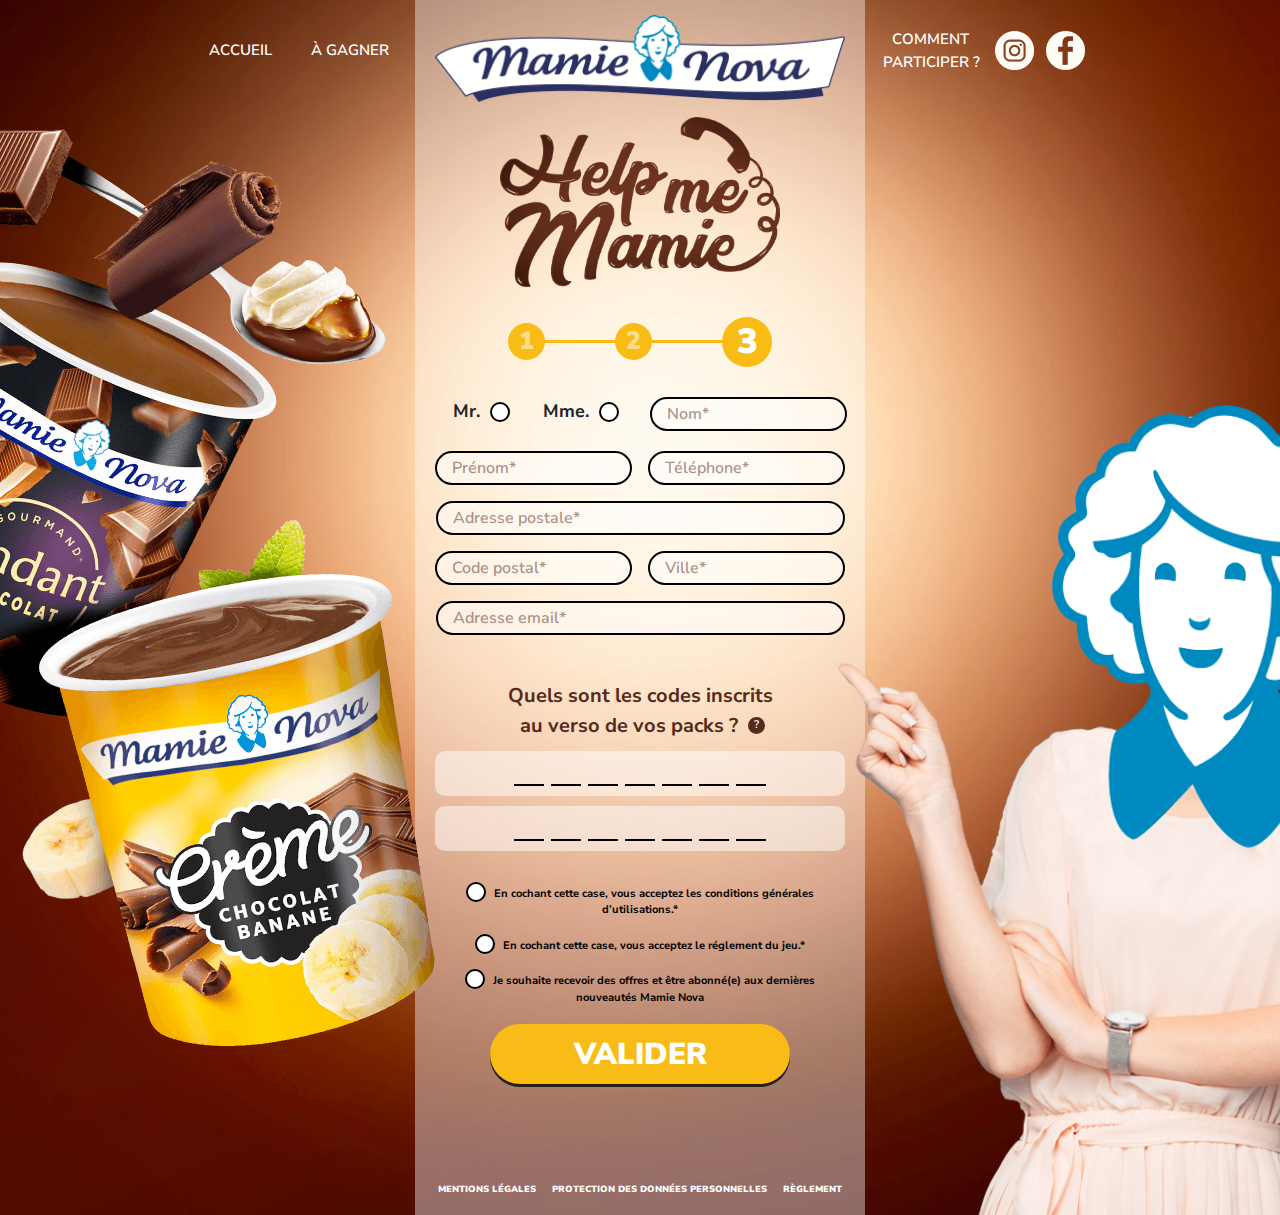
<file: formulaire.html>
<!DOCTYPE html>
<html lang="fr">

<head>
  <meta charset="utf-8">
  <meta http-equiv="X-UA-Compatible" content="IE=edge,chrome=1">
  <meta name="viewport" content="width=device-width, initial-scale=1.0, minimum-scale=1.0, maximum-scale=1.0, user-scalable=no">
  <title>Mamie Nova</title>
  <meta name="description" content="">
  <link rel="stylesheet" href="https://stackpath.bootstrapcdn.com/bootstrap/4.4.1/css/bootstrap.min.css" integrity="sha384-Vkoo8x4CGsO3+Hhxv8T/Q5PaXtkKtu6ug5TOeNV6gBiFeWPGFN9MuhOf23Q9Ifjh" crossorigin="anonymous">
  <link href="https://fonts.googleapis.com/css2?family=Montserrat:wght@400;700&display=swap" rel="stylesheet">
  <link rel="stylesheet" type="text/css" href="css/style.css">
</head>

<body>

  <section class="formulaire layout">

    <!-- START NAV -->
    <nav class="navbar navbar-expand-lg navbar-dark">
      <button class="navbar-toggler" type="button" data-toggle="collapse" data-target="#navbarNav" aria-controls="navbarNav" aria-expanded="false" aria-label="Toggle navigation">
        <span class="navbar-toggler-icon"></span>
      </button>
      <div class="collapse navbar-collapse" id="navbarNav">
        <ul class="navbar-nav">
          <li class="nav-item">
            <a class="nav-link" href="landing.html">Accueil</a>
          </li>
          <li class="nav-item">
            <a class="nav-link" href="a-gagner.html">À GAGNER</a>
          </li>
          <li class="nav-item empty"></li>
          <li class="nav-item"> <a class="nav-link" href="participer.html">COMMENT<br class="d-none d-lg-block"> PARTICIPER&nbsp;?</a>
          </li>
          <li class="nav-item">
            <div class="nav-link">
              <a href="https://www.instagram.com/mamienovafrance/?hl=fr">
                <img src="/assets/icons/insta.png" alt="" class="mr-2">
              </a>
              <a href="https://www.facebook.com/mamienova/">
                <img src="/assets/icons/facebook.png" alt="">
              </a>
            </div>
          </li>
        </ul>
      </div>
    </nav>
    <!-- END NAV -->

    <!-- START Bloc central -->
    <div class="bloc-central">
      <img class="img-bg left" src="/assets/imgs/bg-marron-gauche-2.png" alt="">
      <img class="img-bg right" src="/assets/imgs/bg-marron-droite-2.png" alt="">
      <a href="landing.html">
        <img class="logo-mamienova" src="/assets/imgs/logo-mamienova.png" alt="Mamie Nova">
      </a> <img src="/assets/imgs/help-me-mamie.png" class="img-fluid help-me-mamie" alt="">
      <div class="etapes">
        <span class="numero">
          <span>
            1
          </span>
        </span>
        <span class="numero">
          <span>
            2
          </span>
        </span>
        <span class="numero active">
          <span>
            3
          </span>
        </span>
      </div>

      <form>
        <div class="sexe">
          <label class="radio">
            Mr.
            <input type="radio" name="genre" required>
            <span class="checkmark"></span>
          </label>
          <label class="radio mr-3">
            Mme.
            <input type="radio" name="genre" required>
            <span class="checkmark"></span>
          </label>
          <input placeholder="Nom*" type="text" id="lastname" name="lastname" required>
        </div>

        <div class="d-flex mb-3">
          <input class="mr-2" placeholder="Prénom*" type="text" id="firstname" name="firstname" required>
          <input class="ml-2" placeholder="Téléphone*" type="tel" id="tel" name="tel" required>
        </div>

        <div class="d-flex mb-3">
          <input class="long" placeholder="Adresse postale*" type="text" id="adress" name="adress" required>
        </div>

        <div class="d-flex mb-3">
          <input class="mr-2" placeholder="Code postal*" type="text" id="Codepostal" name="Codepostal" required>
          <input class="ml-2" placeholder="Ville*" type="text" id="Ville" name="Ville" required>
        </div>

        <div class="d-flex mb-3">
          <input class="long" placeholder="Adresse email*" type="email" id="email" name="email" required>
        </div>

        <p class="codes-texte">Quels sont les codes inscrits<br>
          au verso de vos packs&nbsp;?
          <button type="button" class="tips" data-toggle="modal" data-target="#infoModal">?</button>
        </p>

        <!-- Modal -->
        <div class="modal fade" id="infoModal" tabindex="-1" role="dialog" aria-labelledby="infoModal" aria-hidden="true">
          <div class="modal-dialog" role="document">
            <div class="modal-content">
              <button type="button" class="close" data-dismiss="modal" aria-label="Close">
                <img src="/assets/icons/close.png" alt="">
              </button>
              <h2>OÙ TROUVEZ MES CODES&nbsp;?</h2>
              <div class="img">
                <img src="/assets/imgs/trouvez-codes.png" class="img-fluid" alt="">
              </div>
            </div>
          </div>
        </div>

        <div class="mb-2">
          <input class="codes" type="text" id="code1" name="code1" maxlength="7" required>
          <div class="dotted-line">
            <span></span>
            <span></span>
            <span></span>
            <span></span>
            <span></span>
            <span></span>
            <span></span>
          </div>
        </div>

        <div class="mb-4">
          <input class="codes" type="text" id="code1" name="code1" maxlength="7" required>
          <div class="dotted-line">
            <span></span>
            <span></span>
            <span></span>
            <span></span>
            <span></span>
            <span></span>
            <span></span>
          </div>
        </div>

        <div class="conditions">
          <label class="radio">
            <input type="checkbox" name="conditions générales" required>
            <span class="checkmark"></span>
            En cochant cette case, vous acceptez les conditions générales d’utilisations.*
          </label>
          <label class="radio">
            <input type="checkbox" name="réglement" required>
            <span class="checkmark"></span>
            En cochant cette case, vous acceptez le réglement du jeu.*
          </label>
          <label class="radio">
            <input type="checkbox" name="offres">
            <span class="checkmark"></span>
            Je souhaite recevoir des offres et être abonné(e) aux dernières
            nouveautés Mamie Nova
          </label>
        </div>

      </form>

      <a href="gagne.html" class="btn btn-primary mt-2">Valider</a>
      <div class="footer">
        <a href="">Mentions Légales</a>
        <a href="" class="mx-3">Protection des données personnelles</a>
        <a href="assets/docs/2345_REGLEMENT MAMIE NOVA.pdf" download>Règlement</a>
      </div>
    </div>
    <!-- END Bloc central -->

  </section>

</body>
<script src="https://code.jquery.com/jquery-3.5.1.slim.min.js" integrity="sha384-DfXdz2htPH0lsSSs5nCTpuj/zy4C+OGpamoFVy38MVBnE+IbbVYUew+OrCXaRkfj" crossorigin="anonymous"></script>
<script src="https://cdn.jsdelivr.net/npm/popper.js@1.16.1/dist/umd/popper.min.js" integrity="sha384-9/reFTGAW83EW2RDu2S0VKaIzap3H66lZH81PoYlFhbGU+6BZp6G7niu735Sk7lN" crossorigin="anonymous"></script>
<script src="https://stackpath.bootstrapcdn.com/bootstrap/4.5.2/js/bootstrap.min.js" integrity="sha384-B4gt1jrGC7Jh4AgTPSdUtOBvfO8shuf57BaghqFfPlYxofvL8/KUEfYiJOMMV+rV" crossorigin="anonymous"></script>
<script src="/js.js"></script>

</html>
</file>
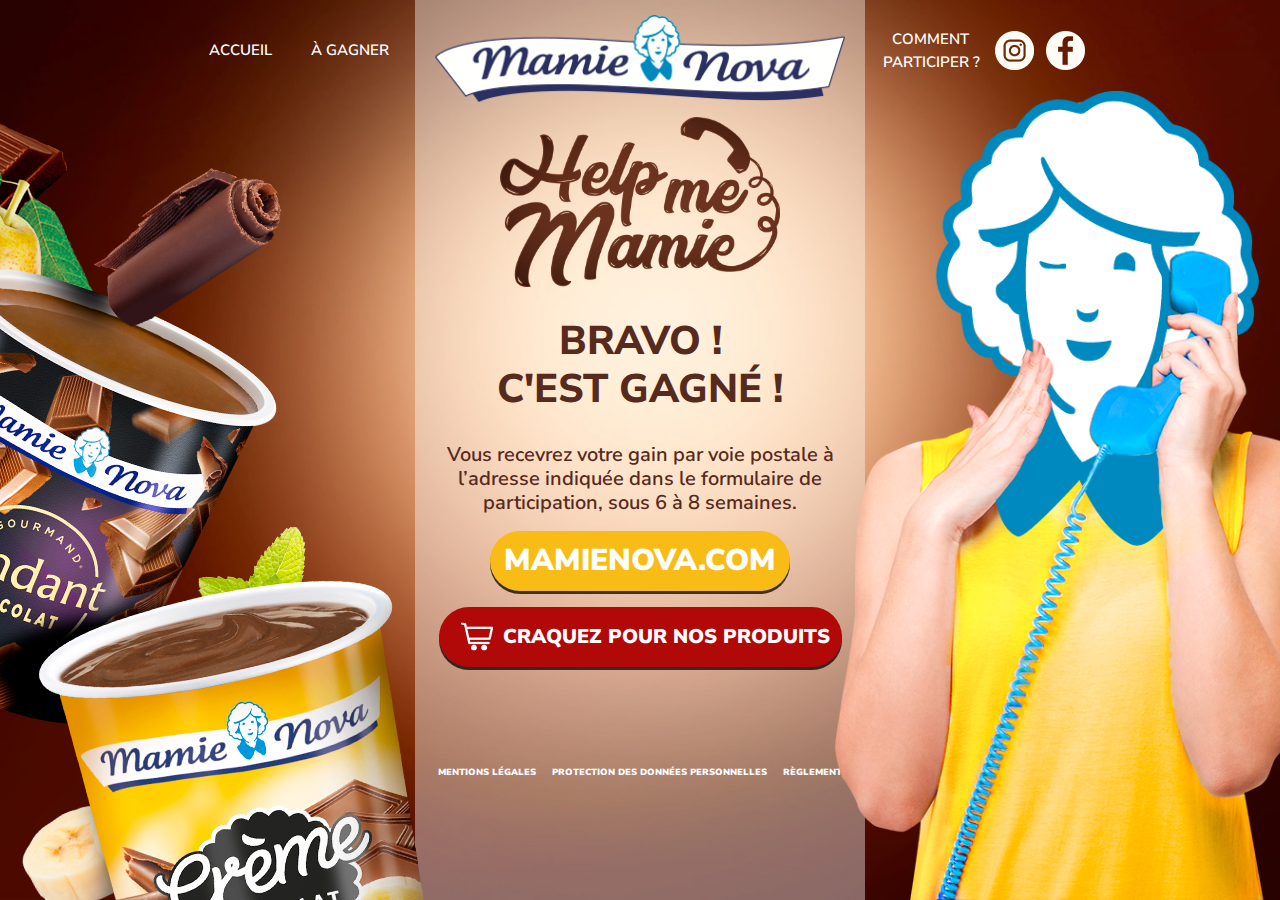
<file: gagne.html>
<!DOCTYPE html>
<html lang="fr">

<head>
  <meta charset="utf-8">
  <meta http-equiv="X-UA-Compatible" content="IE=edge,chrome=1">
  <meta name="viewport" content="width=device-width, initial-scale=1.0, minimum-scale=1.0, maximum-scale=1.0, user-scalable=no">
  <title>Mamie Nova</title>
  <meta name="description" content="">
  <link rel="stylesheet" href="https://stackpath.bootstrapcdn.com/bootstrap/4.4.1/css/bootstrap.min.css" integrity="sha384-Vkoo8x4CGsO3+Hhxv8T/Q5PaXtkKtu6ug5TOeNV6gBiFeWPGFN9MuhOf23Q9Ifjh" crossorigin="anonymous">
  <link href="https://fonts.googleapis.com/css2?family=Montserrat:wght@400;700&display=swap" rel="stylesheet">
  <link rel="stylesheet" type="text/css" href="css/style.css">
</head>

<body>

  <section class="layout gagne">

    <!-- START NAV -->
    <nav class="navbar navbar-expand-lg navbar-dark">
      <button class="navbar-toggler" type="button" data-toggle="collapse" data-target="#navbarNav" aria-controls="navbarNav" aria-expanded="false" aria-label="Toggle navigation">
        <span class="navbar-toggler-icon"></span>
      </button>
      <div class="collapse navbar-collapse" id="navbarNav">
        <ul class="navbar-nav">
          <li class="nav-item">
            <a class="nav-link" href="landing.html">Accueil</a>
          </li>
          <li class="nav-item">
            <a class="nav-link" href="a-gagner.html">À GAGNER</a>
          </li>
          <li class="nav-item empty"></li>
          <li class="nav-item"> <a class="nav-link" href="participer.html">COMMENT<br class="d-none d-lg-block"> PARTICIPER&nbsp;?</a>
          </li>
          <li class="nav-item">
            <div class="nav-link">
              <a href="https://www.instagram.com/mamienovafrance/?hl=fr">
                <img src="/assets/icons/insta.png" alt="" class="mr-2">
              </a>
              <a href="https://www.facebook.com/mamienova/">
                <img src="/assets/icons/facebook.png" alt="">
              </a>
            </div>
          </li>
        </ul>
      </div>
    </nav>
    <!-- END NAV -->

    <!-- START Bloc central -->
    <div class="bloc-central">
      <img class="img-bg left" src="/assets/imgs/bg-marron-gauche.png" alt="">
      <img class="img-bg right" src="/assets/imgs/bg-marron-droite.png" alt="">
      <a href="landing.html">
        <img class="logo-mamienova" src="/assets/imgs/logo-mamienova.png" alt="Mamie Nova">
      </a> <img src="/assets/imgs/help-me-mamie.png" class="img-fluid help-me-mamie" alt="">
      <h1>
        Bravo&nbsp;!
        <br>
        c'est gagné&nbsp;!
      </h1>
      <p class="w-100">Vous recevrez votre gain par voie postale à l’adresse indiquée dans le formulaire de participation, sous 6 à 8 semaines.</p>
      <a href="https://www.mamienova.com/" class="btn btn-primary mt-3">mamienova.com</a>
      <a href="https://landing.clic2buy.com/LP39-b427a8e?utm_source=sitewebmamienova" class="btn btn-secondary mt-3">
        <img src="/assets/icons/cart.png" alt="">
        craquez pour nos produits
      </a>
      <div class="footer">
        <a href="">Mentions Légales</a>
        <a href="" class="mx-3">Protection des données personnelles</a>
        <a href="assets/docs/2345_REGLEMENT MAMIE NOVA.pdf" download>Règlement</a>
      </div>
    </div>
    <!-- END Bloc central -->

    <div class="img-bg"></div>

  </section>

</body>
<script src="https://code.jquery.com/jquery-3.5.1.slim.min.js" integrity="sha384-DfXdz2htPH0lsSSs5nCTpuj/zy4C+OGpamoFVy38MVBnE+IbbVYUew+OrCXaRkfj" crossorigin="anonymous"></script>
<script src="https://cdn.jsdelivr.net/npm/popper.js@1.16.1/dist/umd/popper.min.js" integrity="sha384-9/reFTGAW83EW2RDu2S0VKaIzap3H66lZH81PoYlFhbGU+6BZp6G7niu735Sk7lN" crossorigin="anonymous"></script>
<script src="https://stackpath.bootstrapcdn.com/bootstrap/4.5.2/js/bootstrap.min.js" integrity="sha384-B4gt1jrGC7Jh4AgTPSdUtOBvfO8shuf57BaghqFfPlYxofvL8/KUEfYiJOMMV+rV" crossorigin="anonymous"></script>

</html>
</file>
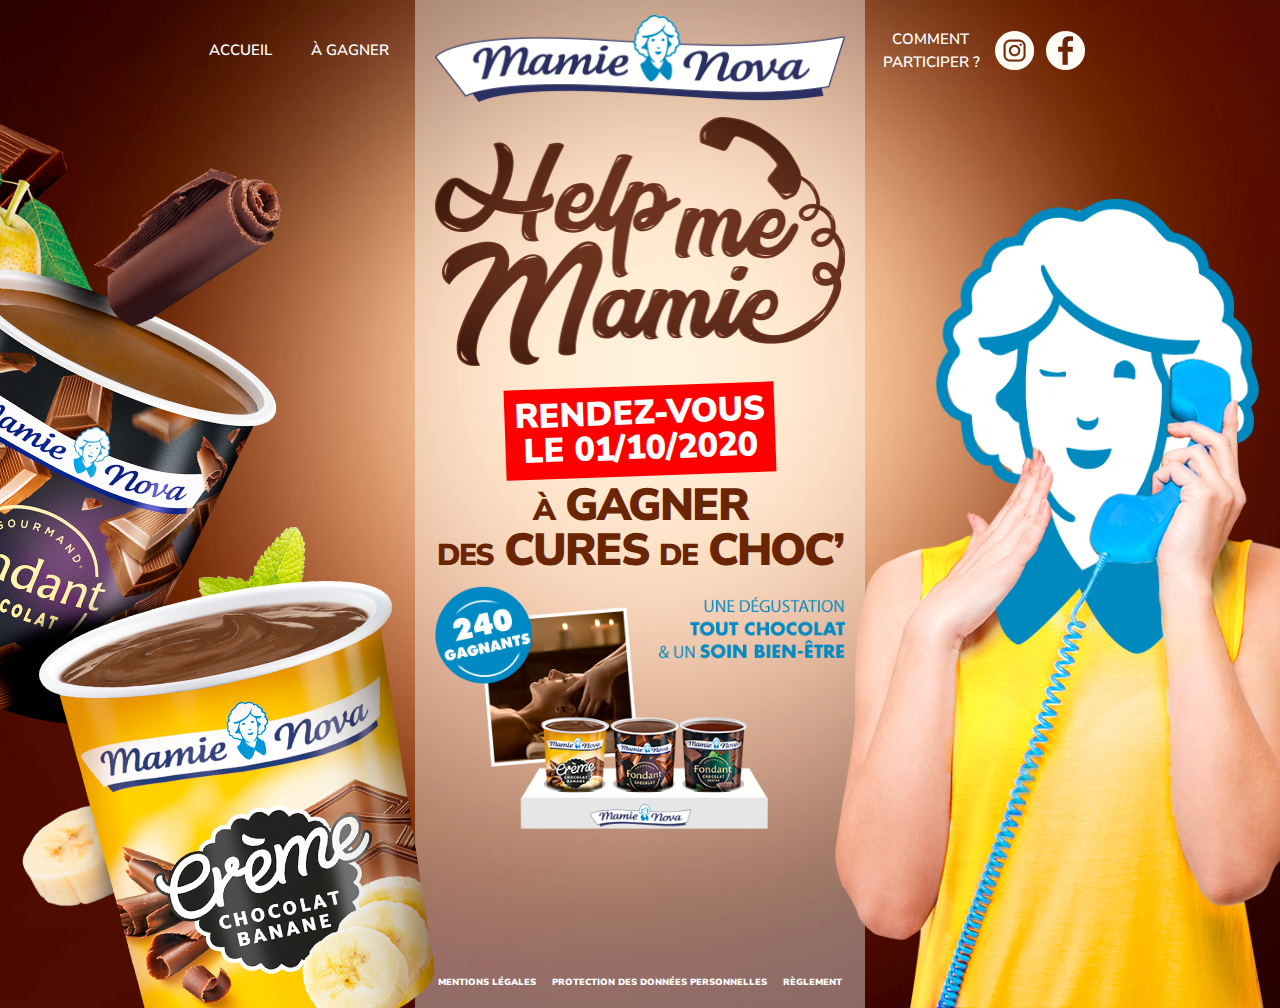
<file: landing-2.html>
<!DOCTYPE html>
<html lang="fr">

<head>
  <meta charset="utf-8">
  <meta http-equiv="X-UA-Compatible" content="IE=edge,chrome=1">
  <meta name="viewport" content="width=device-width, initial-scale=1.0, minimum-scale=1.0, maximum-scale=1.0, user-scalable=no">
  <title>Mamie Nova</title>
  <meta name="description" content="">
  <link rel="stylesheet" href="https://stackpath.bootstrapcdn.com/bootstrap/4.4.1/css/bootstrap.min.css" integrity="sha384-Vkoo8x4CGsO3+Hhxv8T/Q5PaXtkKtu6ug5TOeNV6gBiFeWPGFN9MuhOf23Q9Ifjh" crossorigin="anonymous">
  <link href="https://fonts.googleapis.com/css2?family=Montserrat:wght@400;700&display=swap" rel="stylesheet">
  <link rel="stylesheet" type="text/css" href="css/style.css">
</head>

<body>

  <section class="layout landing">


    <!-- START NAV -->
    <nav class="navbar navbar-expand-lg navbar-dark">
      <button class="navbar-toggler" type="button" data-toggle="collapse" data-target="#navbarNav" aria-controls="navbarNav" aria-expanded="false" aria-label="Toggle navigation">
        <span class="navbar-toggler-icon"></span>
      </button>
      <div class="collapse navbar-collapse" id="navbarNav">
        <ul class="navbar-nav">
          <li class="nav-item">
            <a class="nav-link" href="landing.html">Accueil</a>
          </li>
          <li class="nav-item">
            <a class="nav-link" href="a-gagner.html">À GAGNER</a>
          </li>
          <li class="nav-item empty"></li>
          <li class="nav-item"> <a class="nav-link" href="participer.html">COMMENT<br class="d-none d-lg-block"> PARTICIPER&nbsp;?</a>
          </li>
          <li class="nav-item">
            <div class="nav-link">
              <a href="https://www.instagram.com/mamienovafrance/?hl=fr">
                <img src="/assets/icons/insta.png" alt="" class="mr-2">
              </a>
              <a href="https://www.facebook.com/mamienova/">
                <img src="/assets/icons/facebook.png" alt="">
              </a>
            </div>
          </li>
        </ul>
      </div>
    </nav>
    <!-- END NAV -->


    <!-- START Bloc central -->
    <div class="bloc-central">
      <img class="img-bg left" src="/assets/imgs/bg-marron-gauche.png" alt="">
      <img class="img-bg right" src="/assets/imgs/bg-marron-droite.png" alt="">
      <img class="logo-mamienova" src="/assets/imgs/logo-mamienova.png" alt="Mamie Nova">
      <img src="/assets/imgs/help-me-mamie.png" class="img-fluid" alt="">
      <div class="a-gagner">
        Rendez-vous<br>
        le 01/10/2020
      </div>
      <p class="cures-de-choc"><span>À</span> gagner<br><span>des</span> cures <span>de</span> choc’</p>
      <img src="/assets/imgs/landing.png" class="img-fluid mb-5" alt="">
      <div class="footer">
        <a href="">Mentions Légales</a>
        <a href="" class="mx-3">Protection des données personnelles</a>
        <a href="assets/docs/2345_REGLEMENT MAMIE NOVA.pdf" download>Règlement</a>
      </div>
    </div>
    <!-- END Bloc central -->

    <div class="img-bg"></div>

  </section>

</body>
<script src="https://code.jquery.com/jquery-3.5.1.slim.min.js" integrity="sha384-DfXdz2htPH0lsSSs5nCTpuj/zy4C+OGpamoFVy38MVBnE+IbbVYUew+OrCXaRkfj" crossorigin="anonymous"></script>
<script src="https://cdn.jsdelivr.net/npm/popper.js@1.16.1/dist/umd/popper.min.js" integrity="sha384-9/reFTGAW83EW2RDu2S0VKaIzap3H66lZH81PoYlFhbGU+6BZp6G7niu735Sk7lN" crossorigin="anonymous"></script>
<script src="https://stackpath.bootstrapcdn.com/bootstrap/4.5.2/js/bootstrap.min.js" integrity="sha384-B4gt1jrGC7Jh4AgTPSdUtOBvfO8shuf57BaghqFfPlYxofvL8/KUEfYiJOMMV+rV" crossorigin="anonymous"></script>

</html>
</file>
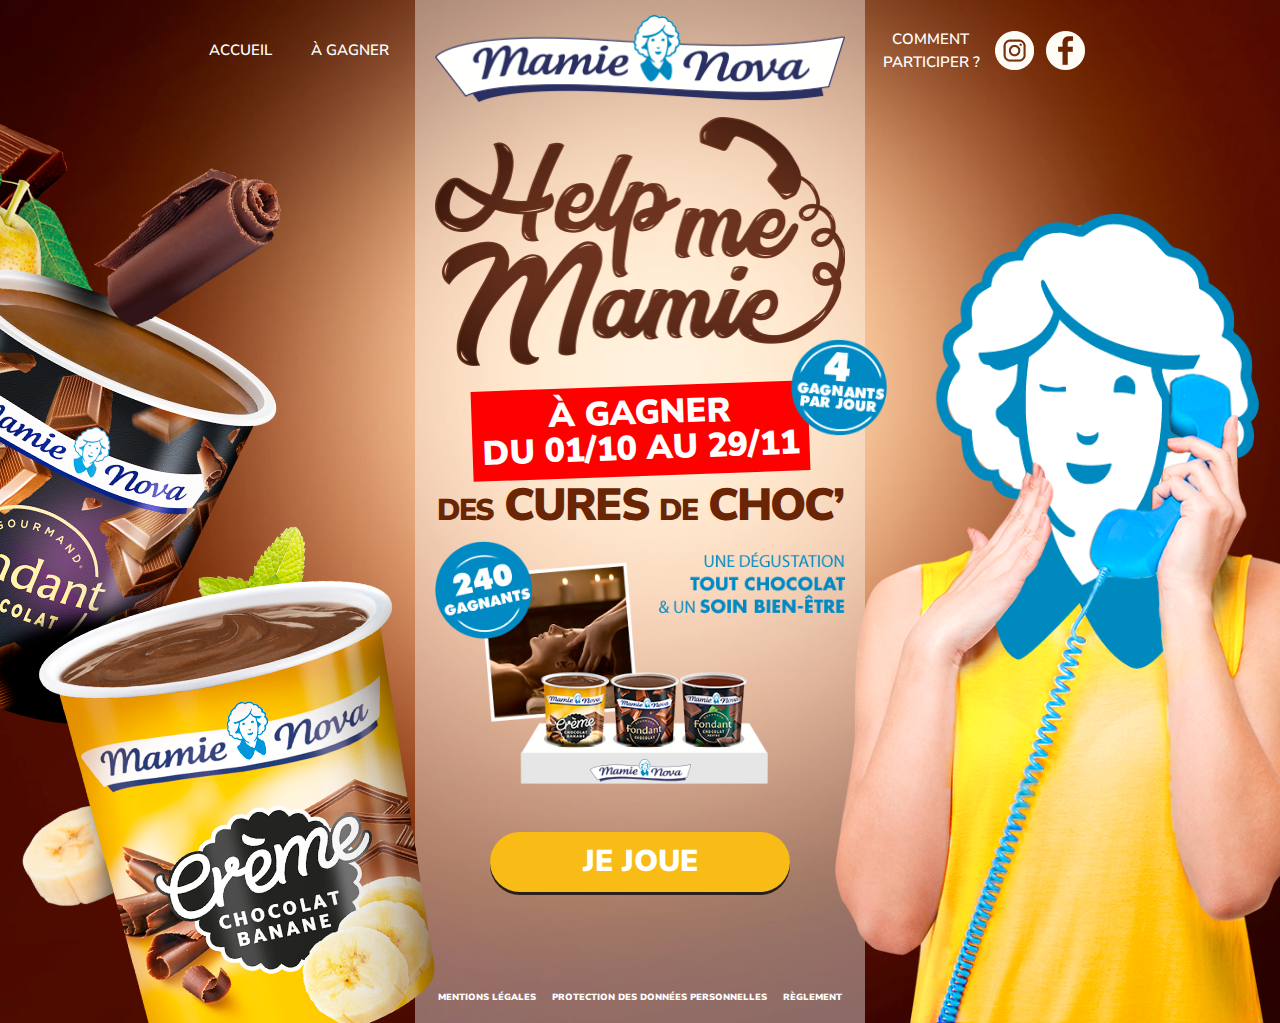
<file: landing.html>
<!DOCTYPE html>
<html lang="fr">

<head>
  <meta charset="utf-8">
  <meta http-equiv="X-UA-Compatible" content="IE=edge,chrome=1">
  <meta name="viewport" content="width=device-width, initial-scale=1.0, minimum-scale=1.0, maximum-scale=1.0, user-scalable=no">
  <title>Mamie Nova</title>
  <meta name="description" content="">
  <link rel="stylesheet" href="https://stackpath.bootstrapcdn.com/bootstrap/4.4.1/css/bootstrap.min.css" integrity="sha384-Vkoo8x4CGsO3+Hhxv8T/Q5PaXtkKtu6ug5TOeNV6gBiFeWPGFN9MuhOf23Q9Ifjh" crossorigin="anonymous">
  <link href="https://fonts.googleapis.com/css2?family=Montserrat:wght@400;700&display=swap" rel="stylesheet">
  <link rel="stylesheet" type="text/css" href="css/style.css">
</head>

<body>
  <section class="layout landing">

    <!-- START NAV -->
    <nav class="navbar navbar-expand-lg navbar-dark">
      <button class="navbar-toggler" type="button" data-toggle="collapse" data-target="#navbarNav" aria-controls="navbarNav" aria-expanded="false" aria-label="Toggle navigation">
        <span class="navbar-toggler-icon"></span>
      </button>
      <div class="collapse navbar-collapse" id="navbarNav">
        <ul class="navbar-nav">
          <li class="nav-item">
            <a class="nav-link" href="landing.html">Accueil</a>
          </li>
          <li class="nav-item">
            <a class="nav-link" href="a-gagner.html">À GAGNER</a>
          </li>
          <li class="nav-item empty"></li>
          <li class="nav-item"> <a class="nav-link" href="participer.html">COMMENT<br class="d-none d-lg-block"> PARTICIPER&nbsp;?</a>
          </li>
          <li class="nav-item">
            <div class="nav-link">
              <a href="https://www.instagram.com/mamienovafrance/?hl=fr">
                <img src="/assets/icons/insta.png" alt="" class="mr-2">
              </a>
              <a href="https://www.facebook.com/mamienova/">
                <img src="/assets/icons/facebook.png" alt="">
              </a>
            </div>
          </li>
        </ul>
      </div>
    </nav>
    <!-- END NAV -->

    <!-- START Bloc central -->
    <div class="bloc-central">
      <img class="img-bg left" src="/assets/imgs/bg-marron-gauche.png" alt="">
      <img class="img-bg right" src="/assets/imgs/bg-marron-droite.png" alt="">
      <a href="landing.html">
        <img class="logo-mamienova" src="/assets/imgs/logo-mamienova.png" alt="Mamie Nova">
      </a>
      <img src="/assets/imgs/help-me-mamie.png" class="img-fluid" alt="">
      <div class="a-gagner">
        à Gagner<br>
        du 01/10 au 29/11
        <img src="/assets/imgs/pastille-gagnants-par-jour.png" alt="">
      </div>
      <p class="cures-de-choc"><span>des</span> cures <span>de</span> choc’</p>
      <img src="/assets/imgs/landing.png" class="img-fluid mb-5" alt="">
      <a href="explications.html" class="btn btn-primary">Je joue</a>
      <div class="footer">
        <a href="">Mentions Légales</a>
        <a href="" class="mx-3">Protection des données personnelles</a>
        <a href="assets/docs/2345_REGLEMENT MAMIE NOVA.pdf" download>Règlement</a>
      </div>
    </div>
    <!-- END Bloc central -->

    <div class="img-bg"></div>

  </section>

</body>
<script src="https://code.jquery.com/jquery-3.5.1.slim.min.js" integrity="sha384-DfXdz2htPH0lsSSs5nCTpuj/zy4C+OGpamoFVy38MVBnE+IbbVYUew+OrCXaRkfj" crossorigin="anonymous"></script>
<script src="https://cdn.jsdelivr.net/npm/popper.js@1.16.1/dist/umd/popper.min.js" integrity="sha384-9/reFTGAW83EW2RDu2S0VKaIzap3H66lZH81PoYlFhbGU+6BZp6G7niu735Sk7lN" crossorigin="anonymous"></script>
<script src="https://stackpath.bootstrapcdn.com/bootstrap/4.5.2/js/bootstrap.min.js" integrity="sha384-B4gt1jrGC7Jh4AgTPSdUtOBvfO8shuf57BaghqFfPlYxofvL8/KUEfYiJOMMV+rV" crossorigin="anonymous"></script>

</html>
</file>
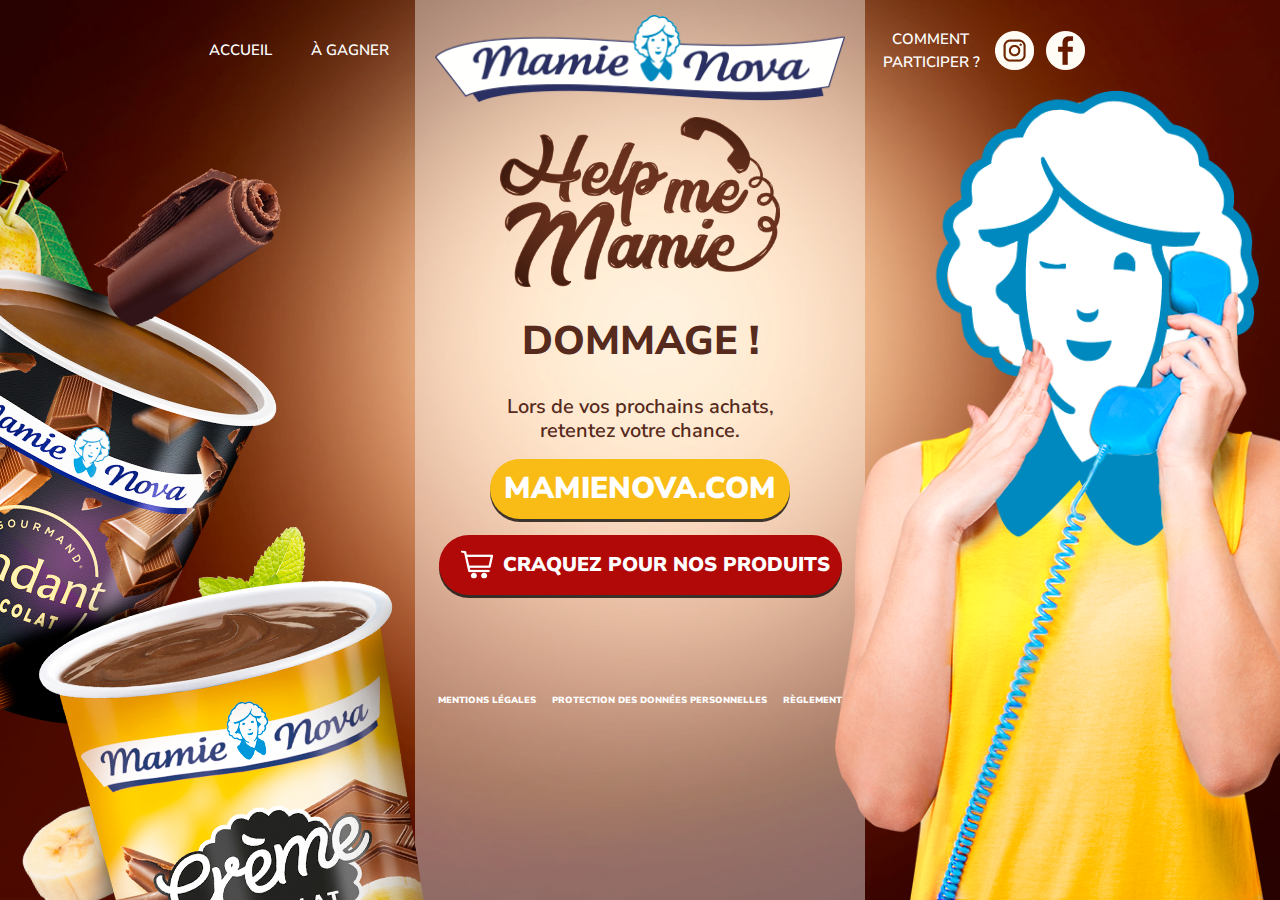
<file: perdu.html>
<!DOCTYPE html>
<html lang="fr">

<head>
  <meta charset="utf-8">
  <meta http-equiv="X-UA-Compatible" content="IE=edge,chrome=1">
  <meta name="viewport" content="width=device-width, initial-scale=1.0, minimum-scale=1.0, maximum-scale=1.0, user-scalable=no">
  <title>Mamie Nova</title>
  <meta name="description" content="">
  <link rel="stylesheet" href="https://stackpath.bootstrapcdn.com/bootstrap/4.4.1/css/bootstrap.min.css" integrity="sha384-Vkoo8x4CGsO3+Hhxv8T/Q5PaXtkKtu6ug5TOeNV6gBiFeWPGFN9MuhOf23Q9Ifjh" crossorigin="anonymous">
  <link href="https://fonts.googleapis.com/css2?family=Montserrat:wght@400;700&display=swap" rel="stylesheet">
  <link rel="stylesheet" type="text/css" href="css/style.css">
</head>

<body>

  <section class="layout gagne">

    <!-- START NAV -->
    <nav class="navbar navbar-expand-lg navbar-dark">
      <button class="navbar-toggler" type="button" data-toggle="collapse" data-target="#navbarNav" aria-controls="navbarNav" aria-expanded="false" aria-label="Toggle navigation">
        <span class="navbar-toggler-icon"></span>
      </button>
      <div class="collapse navbar-collapse" id="navbarNav">
        <ul class="navbar-nav">
          <li class="nav-item">
            <a class="nav-link" href="landing.html">Accueil</a>
          </li>
          <li class="nav-item">
            <a class="nav-link" href="a-gagner.html">À GAGNER</a>
          </li>
          <li class="nav-item empty"></li>
          <li class="nav-item"> <a class="nav-link" href="participer.html">COMMENT<br class="d-none d-lg-block"> PARTICIPER&nbsp;?</a>
          </li>
          <li class="nav-item">
            <div class="nav-link">
              <a href="https://www.instagram.com/mamienovafrance/?hl=fr">
                <img src="/assets/icons/insta.png" alt="" class="mr-2">
              </a>
              <a href="https://www.facebook.com/mamienova/">
                <img src="/assets/icons/facebook.png" alt="">
              </a>
            </div>
          </li>
        </ul>
      </div>
    </nav>
    <!-- END NAV -->

    <!-- START Bloc central -->
    <div class="bloc-central">
      <img class="img-bg left" src="/assets/imgs/bg-marron-gauche.png" alt="">
      <img class="img-bg right" src="/assets/imgs/bg-marron-droite.png" alt="">
      <a href="landing.html">
        <img class="logo-mamienova" src="/assets/imgs/logo-mamienova.png" alt="Mamie Nova">
      </a> <img src="/assets/imgs/help-me-mamie.png" class="img-fluid help-me-mamie" alt="">
      <h1>
        DOMMAGE&nbsp;!

      </h1>
      <p>Lors de vos prochains achats,<br>
        retentez votre chance.</p>
      <a href="https://www.mamienova.com/" class="btn btn-primary mt-3">mamienova.com</a>
      <a href="https://landing.clic2buy.com/LP39-b427a8e?utm_source=sitewebmamienova" class="btn btn-secondary mt-3">
        <img src="/assets/icons/cart.png" alt="">
        craquez pour nos produits
      </a>
      <div class="footer">
        <a href="">Mentions Légales</a>
        <a href="" class="mx-3">Protection des données personnelles</a>
        <a href="assets/docs/2345_REGLEMENT MAMIE NOVA.pdf" download>Règlement</a>
      </div>
    </div>
    <!-- END Bloc central -->

    <div class="img-bg"></div>

  </section>

</body>
<script src="https://code.jquery.com/jquery-3.5.1.slim.min.js" integrity="sha384-DfXdz2htPH0lsSSs5nCTpuj/zy4C+OGpamoFVy38MVBnE+IbbVYUew+OrCXaRkfj" crossorigin="anonymous"></script>
<script src="https://cdn.jsdelivr.net/npm/popper.js@1.16.1/dist/umd/popper.min.js" integrity="sha384-9/reFTGAW83EW2RDu2S0VKaIzap3H66lZH81PoYlFhbGU+6BZp6G7niu735Sk7lN" crossorigin="anonymous"></script>
<script src="https://stackpath.bootstrapcdn.com/bootstrap/4.5.2/js/bootstrap.min.js" integrity="sha384-B4gt1jrGC7Jh4AgTPSdUtOBvfO8shuf57BaghqFfPlYxofvL8/KUEfYiJOMMV+rV" crossorigin="anonymous"></script>

</html>
</file>
<file: css/style.css>
@import url("https://fonts.googleapis.com/css2?family=Nunito+Sans:wght@400;600;700;900&display=swap");
* {
  font-family: "Nunito Sans", sans-serif;
  font-weight: 600;
}

html {
  font-family: "Nunito Sans", sans-serif;
}

a {
  color: white;
}

a:hover {
  text-decoration: none;
}

p {
  margin: 0;
}

.bloc-central {
  position: relative;
  display: -webkit-box;
  display: -ms-flexbox;
  display: flex;
  -webkit-box-orient: vertical;
  -webkit-box-direction: normal;
      -ms-flex-direction: column;
          flex-direction: column;
  -webkit-box-align: center;
      -ms-flex-align: center;
          align-items: center;
  -webkit-box-pack: start;
      -ms-flex-pack: start;
          justify-content: flex-start;
  text-align: center;
  padding: 0px 20px 20px;
}

@media (min-width: 992px) {
  .bloc-central {
    background-color: rgba(255, 255, 255, 0.4);
    width: 450px;
  }
}

.bloc-central .logo-mamienova {
  max-width: 100%;
  margin: 15px 0;
}

.img-bg {
  position: absolute;
  display: none;
}

.img-bg.left {
  right: 430px;
  top: 100px;
}

.img-bg.right {
  left: 420px;
  bottom: 0;
  max-height: 90vh;
}

@media (min-width: 992px) {
  .img-bg {
    display: block;
  }
}

.btn {
  border: none;
  border-radius: 100px;
  text-transform: uppercase;
  font-size: 30px;
  font-weight: 900;
  height: 60px;
  display: -webkit-box;
  display: -ms-flexbox;
  display: flex;
  -webkit-box-pack: center;
      -ms-flex-pack: center;
          justify-content: center;
  -webkit-box-align: center;
      -ms-flex-align: center;
          align-items: center;
  -webkit-box-shadow: 0px 3px rgba(0, 0, 0, 0.75);
          box-shadow: 0px 3px rgba(0, 0, 0, 0.75);
}

.btn.btn-primary {
  width: 300px;
  background-color: #f9bc16;
}

.btn.btn-secondary {
  background-color: #b10808;
  font-size: 20px;
}

.btn img {
  margin: 0 10px;
}

.footer {
  margin-top: 100px;
  width: 100%;
  line-height: 11px;
  display: -webkit-box;
  display: -ms-flexbox;
  display: flex;
  -webkit-box-pack: center;
      -ms-flex-pack: center;
          justify-content: center;
}

.footer a {
  color: white;
  text-transform: uppercase;
  font-weight: 900;
  font-size: 9px;
  letter-spacing: initial;
}

.layout {
  overflow: hidden;
  background-image: url("/assets/imgs/bg-marron.jpg");
  background-repeat: no-repeat;
  background-size: cover;
  background-position: center;
  min-height: 100vh;
}

@media (min-width: 992px) {
  .layout {
    display: -webkit-box;
    display: -ms-flexbox;
    display: flex;
    -webkit-box-pack: center;
        -ms-flex-pack: center;
            justify-content: center;
  }
}

.etapes {
  display: -webkit-box;
  display: -ms-flexbox;
  display: flex;
  margin: 30px 0;
  -webkit-box-align: center;
      -ms-flex-align: center;
          align-items: center;
}

.etapes .numero {
  position: relative;
  background-color: #f9bc16;
  height: 37px;
  width: 37px;
  border-radius: 100px;
  display: -webkit-box;
  display: -ms-flexbox;
  display: flex;
  -webkit-box-pack: center;
      -ms-flex-pack: center;
          justify-content: center;
  -webkit-box-align: center;
      -ms-flex-align: center;
          align-items: center;
}

.etapes .numero:not(:last-child) {
  margin-right: 70px;
}

.etapes .numero:not(:last-child)::after {
  content: "";
  position: absolute;
  left: 30px;
  display: block;
  width: 100px;
  height: 3px;
  background-color: #f9bc16;
}

.etapes .numero span {
  opacity: 0.5;
  color: white;
  font-size: 25px;
  font-weight: 900;
}

.etapes .numero.active {
  height: 50px;
  width: 50px;
}

.etapes .numero.active span {
  opacity: 1;
  font-size: 35px;
}

.help-me-mamie {
  width: 280px;
}

.tips {
  border: none;
  background-color: #562a1c;
  color: white;
  width: 17px;
  height: 17px;
  border-radius: 20px;
  display: inline-block;
  font-size: 11px;
  position: relative;
  left: 5px;
  padding: 0;
  text-align: center;
}

.modal .modal-dialog {
  max-width: 775px;
}

@media (max-width: 992px) {
  .modal .modal-dialog {
    margin: 30px;
  }
}

.modal .modal-dialog .modal-content {
  padding: 0 15px;
}

.modal .modal-dialog .modal-content .close {
  -ms-flex-item-align: end;
      align-self: flex-end;
  color: white;
  background-color: #f9bc16;
  opacity: 1;
  width: 40px;
  height: 40px;
  border-radius: 40px;
  position: absolute;
  top: -17px;
  right: -17px;
  display: -webkit-box;
  display: -ms-flexbox;
  display: flex;
  -webkit-box-pack: center;
      -ms-flex-pack: center;
          justify-content: center;
  -webkit-box-align: center;
      -ms-flex-align: center;
          align-items: center;
}

.modal .modal-dialog .modal-content h2 {
  color: #562a1c;
  font-weight: 800;
  margin: 30px 0 0 0;
}

.modal .modal-dialog .modal-content .img img {
  margin-top: 10px;
}

.navbar {
  top: 20px;
  left: 0;
  right: 0;
  padding: 0;
  margin-bottom: 10px;
}

@media (min-width: 992px) {
  .navbar {
    position: absolute;
  }
}

.navbar .navbar-toggler {
  border: none;
}

.navbar .navbar-toggler:focus {
  outline: none;
  border: none;
}

.navbar .navbar-collapse {
  -webkit-box-pack: center;
      -ms-flex-pack: center;
          justify-content: center;
}

.navbar .navbar-collapse .navbar-nav {
  -webkit-box-align: center;
      -ms-flex-align: center;
          align-items: center;
}

.navbar .navbar-collapse .navbar-nav .nav-item {
  width: 100%;
}

@media (min-width: 1200px) {
  .navbar .navbar-collapse .navbar-nav .nav-item {
    width: 150px;
  }
}

@media (min-width: 992px) {
  .navbar .navbar-collapse .navbar-nav .nav-item {
    width: 110px;
  }
}

@media (min-width: 992px) {
  .navbar .navbar-collapse .navbar-nav .nav-item.empty {
    margin: 0 180px;
  }
}

.navbar .navbar-collapse .navbar-nav .nav-item .nav-link {
  color: white;
  text-transform: uppercase;
  font-size: 15px;
  text-align: center;
}

.landing .a-gagner {
  margin-top: 20px;
  font-weight: 900;
  text-transform: uppercase;
  font-size: 34px;
  line-height: 35px;
  background-color: #ff0000;
  color: white;
  text-align: center;
  padding: 10px;
  -webkit-transform: rotate(-2deg);
          transform: rotate(-2deg);
  position: relative;
}

.landing .a-gagner img {
  position: absolute;
  top: -40px;
  right: -80px;
}

.landing .cures-de-choc {
  color: #6a2505;
  letter-spacing: -2px;
  font-size: 45px;
  font-weight: 900;
  text-transform: uppercase;
  line-height: 40px;
  margin: 10px 0;
}

.landing .cures-de-choc span {
  font-weight: 900;
  font-size: 30px;
}

.explications .craquer {
  margin: 50px 0;
  color: #d64b4d;
  font-size: 32px;
  line-height: 30px;
  font-weight: 800;
  text-transform: uppercase;
  text-align: center;
}

.explications__etapes {
  display: -webkit-box;
  display: -ms-flexbox;
  display: flex;
  -webkit-box-orient: vertical;
  -webkit-box-direction: normal;
      -ms-flex-direction: column;
          flex-direction: column;
  -webkit-box-align: center;
      -ms-flex-align: center;
          align-items: center;
  width: 100%;
}

.explications__etapes > * {
  margin-bottom: 30px;
}

.explications__etapes__numero {
  background-color: #f9bc16;
  height: 37px;
  width: 37px;
  border-radius: 100px;
  display: -webkit-box;
  display: -ms-flexbox;
  display: flex;
  -webkit-box-pack: center;
      -ms-flex-pack: center;
          justify-content: center;
  -webkit-box-align: center;
      -ms-flex-align: center;
          align-items: center;
  color: white;
  margin-right: 10px;
  font-size: 25px;
  font-weight: 900;
}

.explications__etapes p {
  margin-top: 4px;
  color: #562a1c;
  font-size: 25px;
  text-align: center;
  line-height: 1.2;
}

.explications__etapes p.small {
  font-size: 18px;
  width: 100%;
}

.explications .un-duo-de-cadeaux {
  color: #562a1c;
  text-transform: uppercase;
  font-weight: 800;
  font-size: 22px;
  line-height: 1.1;
}

.explications .a-hauteur {
  color: white;
  margin: 30px 0 20px 0;
  font-size: 11px;
}

.explications .footer {
  margin-top: 0px;
}

.explications .tns-outer {
  width: 255px;
  -webkit-transform: translateX(30px);
          transform: translateX(30px);
}

.explications .slider-controls {
  display: block !important;
  position: relative;
  width: 100%;
}

.explications .slider-controls img {
  cursor: pointer;
  position: absolute;
  bottom: 70px;
}

.explications .slider-controls img:first-child {
  left: 0;
}

.explications .slider-controls img:last-child {
  right: 0;
}

.explications .slider-controls img:focus {
  outline: none;
}

.explications .tips {
  top: 11px;
  left: 8px;
}

.explications .tips span {
  position: relative;
  top: 1px;
}

.choix .choco-mood {
  text-align: center;
  color: #562a1c;
  font-size: 18px;
  margin-bottom: 20px;
}

.choix .pastille {
  display: -webkit-box;
  display: -ms-flexbox;
  display: flex;
  -webkit-box-orient: vertical;
  -webkit-box-direction: normal;
      -ms-flex-direction: column;
          flex-direction: column;
  -webkit-box-align: center;
      -ms-flex-align: center;
          align-items: center;
  color: white;
  font-size: 20px;
  font-weight: 700;
  margin-bottom: 10px;
  position: relative;
  cursor: pointer;
  font-size: 22px;
  -webkit-user-select: none;
     -moz-user-select: none;
      -ms-user-select: none;
          user-select: none;
}

.choix .pastille input {
  left: 0;
  position: absolute;
  opacity: 0;
  cursor: pointer;
  height: 100%;
  width: 100%;
}

.choix .pastille img {
  width: 175px;
  border-radius: 1000px;
  -webkit-box-sizing: content-box;
          box-sizing: content-box;
  border: 4px solid transparent;
}

.choix .pastille input:checked ~ img {
  border-color: white;
}

.choix .pastille:hover img {
  border: 4px solid white;
}

.choix-1 h1 {
  text-align: center;
  color: #562a1c;
  font-size: 30px;
  font-weight: 700;
  line-height: 1.1;
  letter-spacing: initial;
}

.choix-1 .explications {
  margin-top: 20px;
  color: #562a1c;
  font-size: 18px;
  line-height: 1.2;
  text-align: center;
  width: 100%;
}

.choix-1 .normal {
  padding: 10px 15px;
  color: white;
  background-color: #572d57;
  margin: 10px 0 20px;
  font-size: 16px;
  line-height: 1.2;
  text-align: center;
  width: 100%;
}

.choix-1.layout {
  background-image: url("/assets/imgs/bg-violet.jpg");
}

.choix-2.layout {
  background-image: url("/assets/imgs/bg-choix-2.jpg");
}

.choix-2 .normal {
  background-color: #7b1206;
}

.choix-3.layout {
  background-image: url("/assets/imgs/bg-choix-3.jpg");
}

.choix-3 .normal {
  background-color: #2e5a45;
}

.choix-4.layout {
  background-image: url("/assets/imgs/bg-choix-4.jpg");
}

.choix-4 .normal {
  background-color: #b15323;
}

.formulaire.layout {
  background-image: url("/assets/imgs/bg-marron-choco.jpg");
}

.formulaire form {
  width: 100%;
  display: -webkit-box;
  display: -ms-flexbox;
  display: flex;
  -webkit-box-orient: vertical;
  -webkit-box-direction: normal;
      -ms-flex-direction: column;
          flex-direction: column;
  -webkit-box-align: center;
      -ms-flex-align: center;
          align-items: center;
}

.formulaire .sexe {
  display: -webkit-box;
  display: -ms-flexbox;
  display: flex;
  margin-bottom: 20px;
}

.formulaire .sexe .radio {
  width: 72px;
}

@media (min-width: 576px) {
  .formulaire .sexe .radio {
    width: 100px;
  }
}

.formulaire .radio {
  -webkit-box-align: center;
      -ms-flex-align: center;
          align-items: center;
  font-size: 18px;
  font-weight: 700;
  margin-bottom: 0px;
  cursor: pointer;
  -webkit-user-select: none;
     -moz-user-select: none;
      -ms-user-select: none;
          user-select: none;
}

.formulaire .radio input {
  position: absolute;
  opacity: 0;
  cursor: pointer;
  height: 0;
  width: 0;
}

.formulaire .radio .checkmark {
  display: inline-block;
  position: relative;
  top: 5px;
  width: 20px;
  height: 20px;
  background-color: white;
  border-radius: 20px;
  border: 2px solid black;
}

@media (min-width: 576px) {
  .formulaire .radio .checkmark {
    margin: 0 5px;
  }
}

.formulaire .radio .checkmark::after {
  position: absolute;
  top: 3px;
  left: 3px;
  content: "";
  display: block;
  width: 10px;
  height: 10px;
  border-radius: 10px;
  background-color: #562a1c;
  display: none;
}

.formulaire .radio input:checked ~ .checkmark:after {
  display: block;
}

.formulaire input {
  -webkit-box-sizing: content-box;
          box-sizing: content-box;
  padding: 0 15px;
  width: 110px;
  height: 30px;
  border-radius: 20px;
  border: 2px solid black;
  background: rgba(255, 255, 255, 0.5);
}

@media (min-width: 576px) {
  .formulaire input {
    width: 163px;
  }
}

.formulaire input.long {
  width: 270px;
}

@media (min-width: 576px) {
  .formulaire input.long {
    width: 375px;
  }
}

.formulaire input:focus {
  outline: none;
}

.formulaire input.codes {
  width: 280px;
  border: none;
  border-radius: 10px;
  height: 45px;
  font-size: 20px;
  padding-left: 21px;
  padding-right: 0;
  letter-spacing: 25px;
  -webkit-box-sizing: border-box;
          box-sizing: border-box;
}

@media (min-width: 992px) {
  .formulaire input.codes {
    width: 410px;
    padding-left: 90px;
  }
}

.formulaire input::-webkit-input-placeholder {
  color: rgba(86, 42, 28, 0.5);
}

.formulaire input:-ms-input-placeholder {
  color: rgba(86, 42, 28, 0.5);
}

.formulaire input::-ms-input-placeholder {
  color: rgba(86, 42, 28, 0.5);
}

.formulaire input::placeholder {
  color: rgba(86, 42, 28, 0.5);
}

.formulaire .dotted-line {
  display: -webkit-box;
  display: -ms-flexbox;
  display: flex;
  -webkit-box-pack: center;
      -ms-flex-pack: center;
          justify-content: center;
  position: relative;
  bottom: 12px;
}

.formulaire .dotted-line span {
  display: block;
  height: 2px;
  width: 30px;
  background-color: black;
}

.formulaire .dotted-line span:not(:last-child) {
  margin-right: 7px;
}

.formulaire .codes-texte {
  text-align: center;
  color: #562a1c;
  font-size: 20px;
  font-weight: 700;
  margin: 30px 0 10px;
}

.formulaire .conditions {
  color: black;
  display: -webkit-box;
  display: -ms-flexbox;
  display: flex;
  -webkit-box-orient: vertical;
  -webkit-box-direction: normal;
      -ms-flex-direction: column;
          flex-direction: column;
  -webkit-box-align: center;
      -ms-flex-align: center;
          align-items: center;
  width: 100%;
}

.formulaire .conditions .radio {
  font-size: 11px;
  margin-bottom: 10px;
  width: 100%;
  -webkit-box-pack: center;
      -ms-flex-pack: center;
          justify-content: center;
  text-align: center;
  -webkit-box-align: start;
      -ms-flex-align: start;
          align-items: flex-start;
}

.formulaire .conditions .radio .checkmark {
  position: relative;
  bottom: 2px;
  margin: 0 5px 0 0;
}

.formulaire .tips {
  bottom: 4px;
}

.gagne h1 {
  margin: 30px 0;
  text-transform: uppercase;
  color: #562a1c;
  font-weight: 800;
  text-align: center;
}

.gagne p {
  font-size: 20px;
  text-align: center;
  color: #562a1c;
  line-height: 1.2;
}
/*# sourceMappingURL=style.css.map */
</file>
